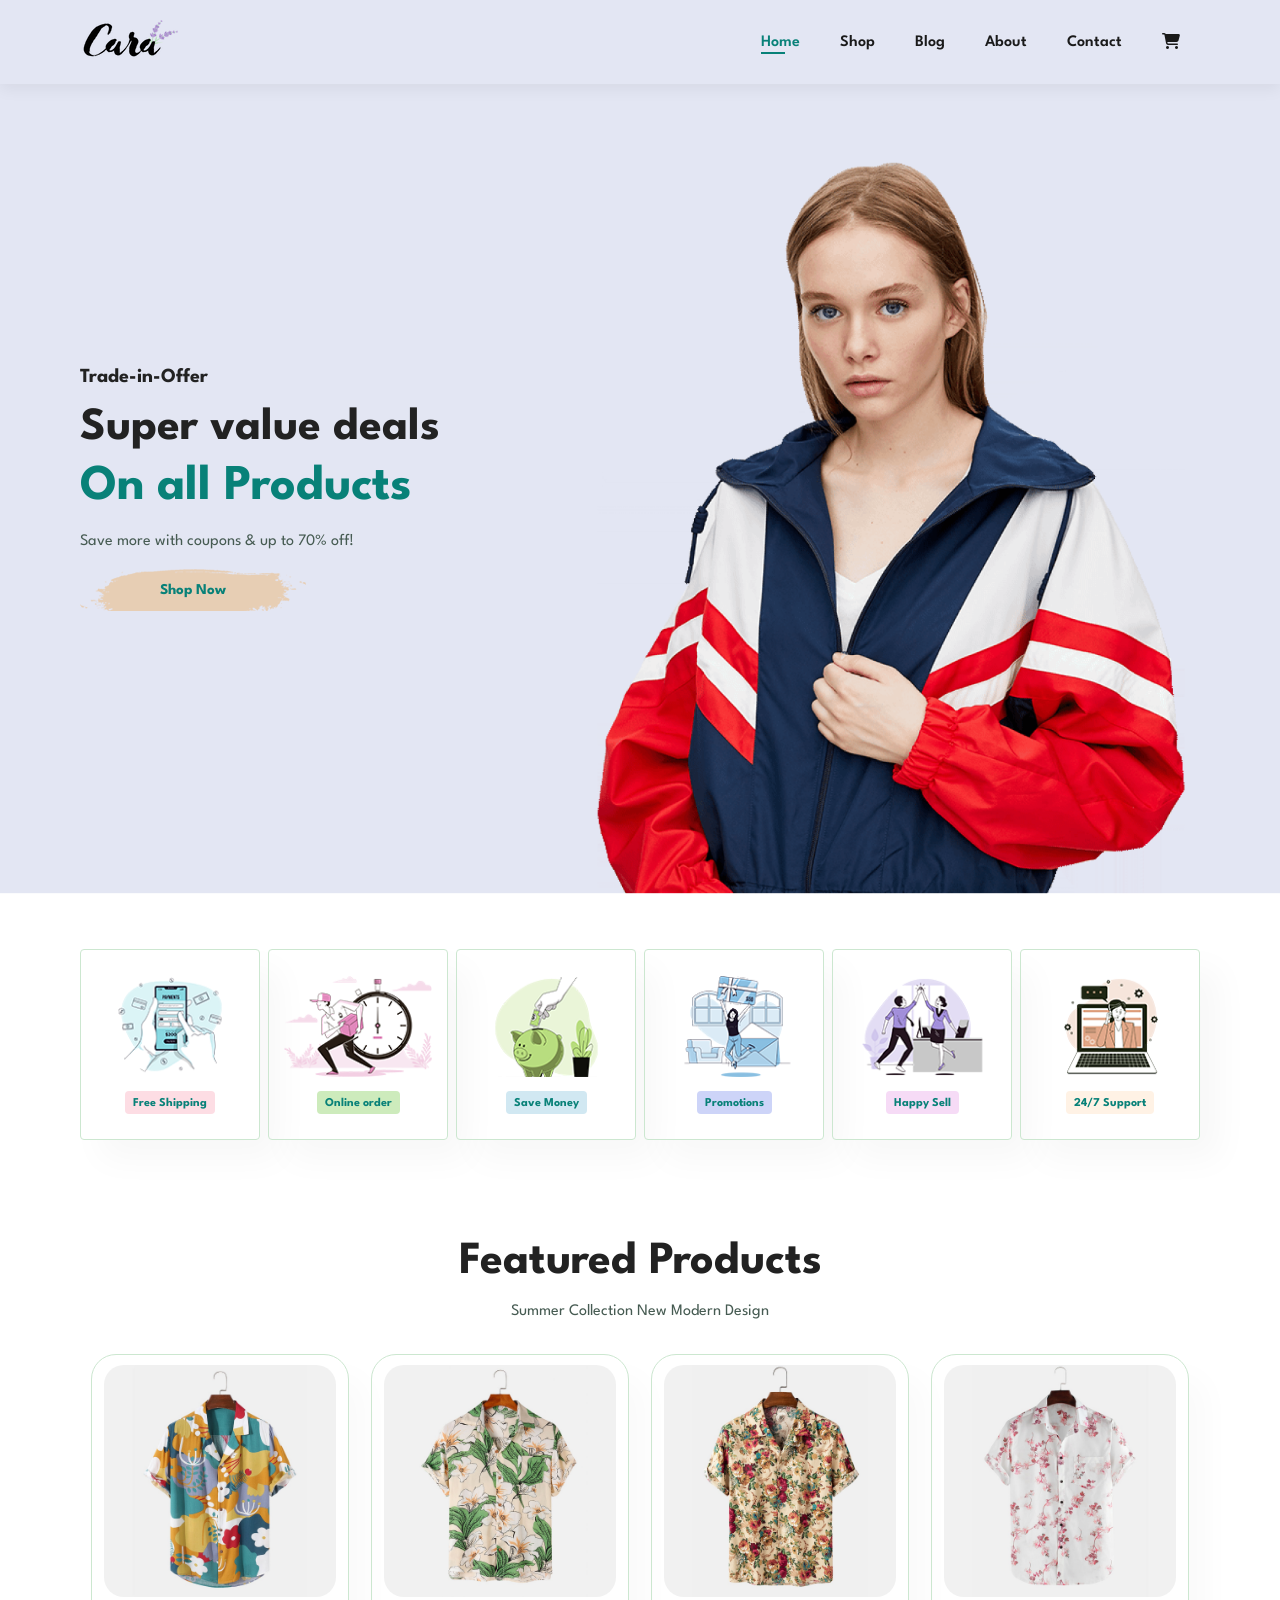
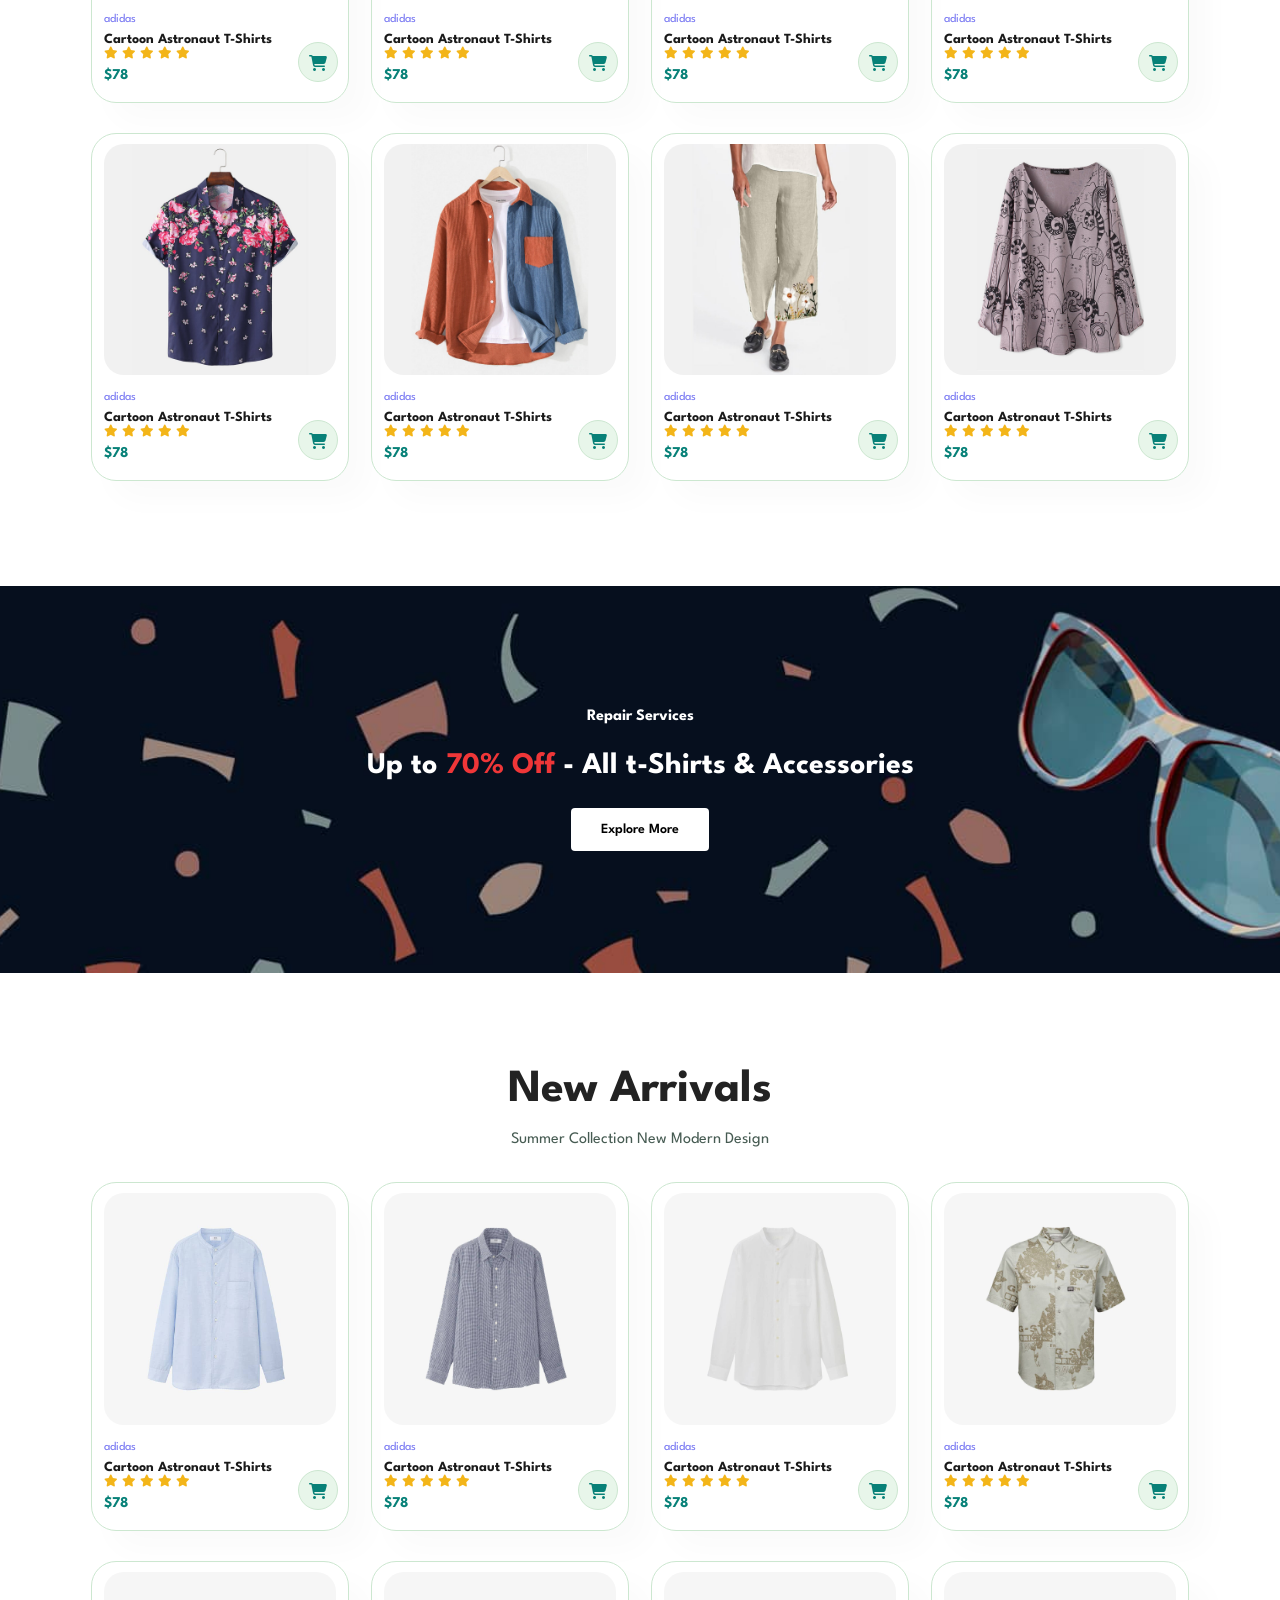
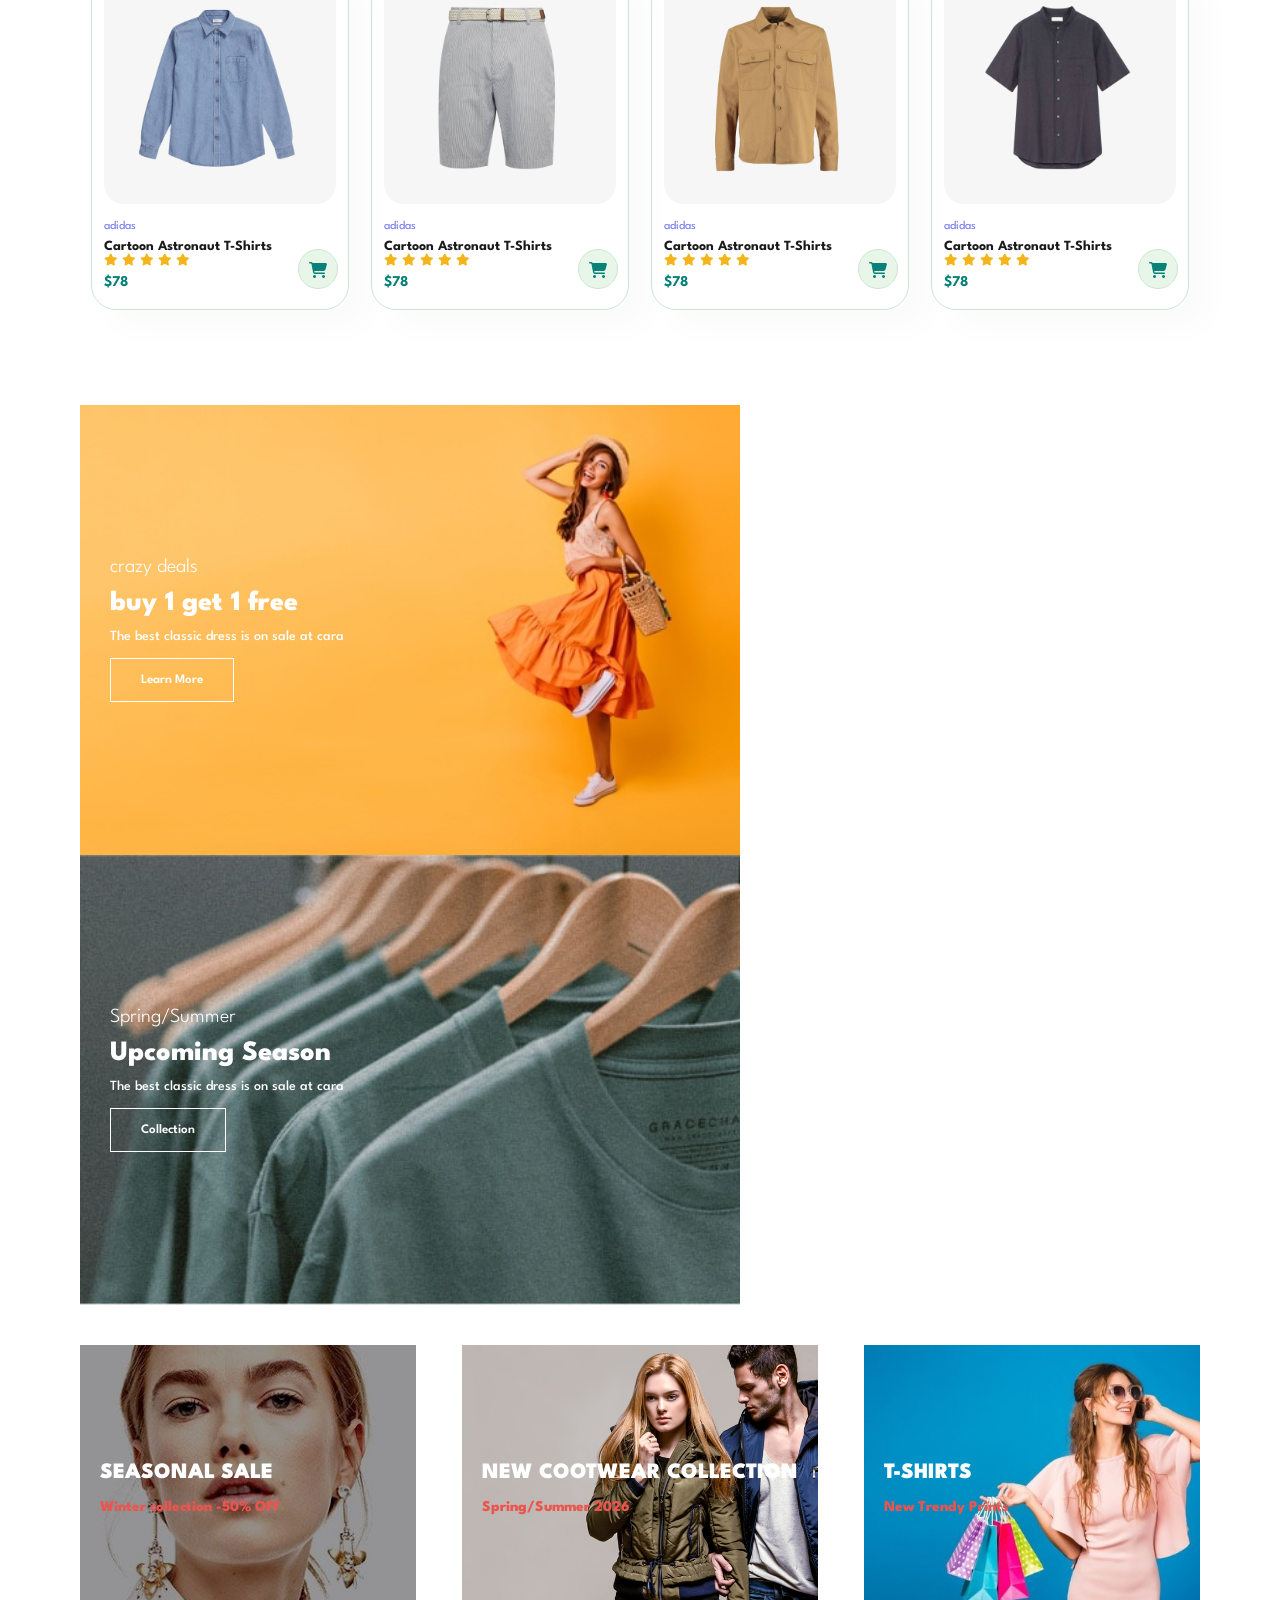
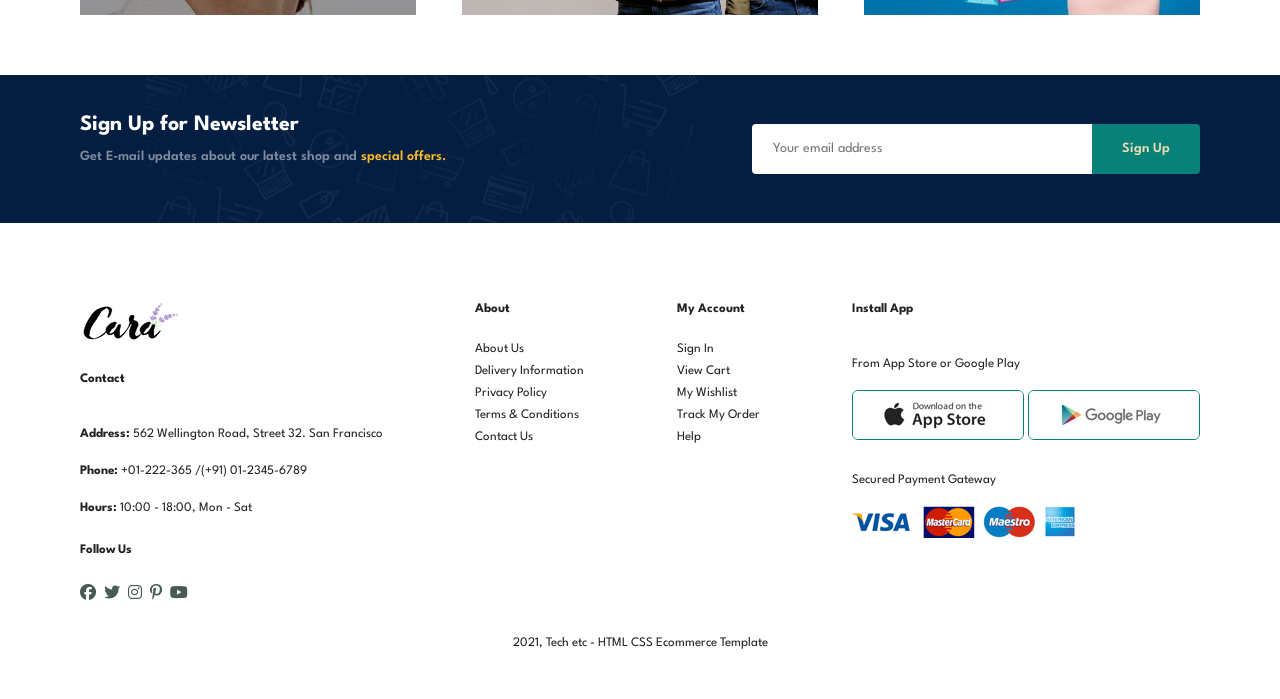
<file: index.html>
<!DOCTYPE html>
<html lang="en">

<head>
    <meta charset="UTF-8">
    <meta name="viewport" content="width=device-width, initial-scale=1.0">
    <title>Document</title>
    <link rel="stylesheet" href="style.css">
    <link rel="stylesheet" href="https://cdnjs.cloudflare.com/ajax/libs/font-awesome/6.7.2/css/all.min.css">
</head>

<body>
    <section id="header">
        <a href="#"><img src="images/logo.png" class="logo" alt=""></a>

        <div>
            <ul id="navbar">
                <li><a class="active" href="index.html">Home</a></li>
                <li><a href="Shop.html">Shop</a></li>
                <li><a href="Blog.html">Blog</a></li>
                <li><a href="About.html">About</a></li>
                <li><a href="Contact.html">Contact</a></li>

                <li><a href="cart.html"><i class="fa-solid fa-cart-shopping"></i></a></li>
                <a href="#" id="close"><i class="fa-solid fa-xmark"></i></a>
            </ul>
        </div>
<div id="hamburger">
    <i id="bar" class="fas fa-outdent"></i>
</div>

    </section>

    <section id="hero">
        <h4>
            Trade-in-Offer
        </h4>
        <h2>Super value deals</h2>
        <h1>On all Products</h1>
        <p>Save more with coupons & up to 70% off!</p>
        <button>Shop Now</button>

    </section>

    <section id="feature" class="section-p1">
        <div class="fe-box">
            <img src="images/features/f1.png" alt="">
            <h6>Free Shipping</h6>
        </div>
        <div class="fe-box">
            <img src="images/features/f2.png" alt="">
            <h6>Online order</h6>
        </div>
        <div class="fe-box">
            <img src="images/features/f3.png" alt="">
            <h6>Save Money</h6>
        </div>
        <div class="fe-box">
            <img src="images/features/f4.png" alt="">
            <h6>Promotions</h6>
        </div>
        <div class="fe-box">
            <img src="images/features/f5.png" alt="">
            <h6>Happy Sell</h6>
        </div>
        <div class="fe-box">
            <img src="images/features/f6.png" alt="">
            <h6>24/7 Support</h6>
        </div>
    </section>

    <section id="product1" class="section-p1">
        <h2>Featured Products </h2>
        <p>Summer Collection New Modern Design</p>
        <div class="pro-container">
            <div class="pro">
                <img src="images/Product/f1.jpg" alt="">
                <div class="des">
                    <span>adidas</span>
                    <h5>Cartoon Astronaut T-Shirts</h5>
                    <div class="star">
                        <i class="fas fa-star"></i>
                        <i class="fas fa-star"></i>
                        <i class="fas fa-star"></i>
                        <i class="fas fa-star"></i>
                        <i class="fas fa-star"></i>


                    </div>
                    <h4>$78</h4>

                </div>


                <a href=""><i class="fa-solid fa-cart-shopping cart"></i></a>

            </div>
            <div class="pro">
                <img src="images/Product/f2.jpg" alt="">
                <div class="des">
                    <span>adidas</span>
                    <h5>Cartoon Astronaut T-Shirts</h5>
                    <div class="star">
                        <i class="fas fa-star"></i>
                        <i class="fas fa-star"></i>
                        <i class="fas fa-star"></i>
                        <i class="fas fa-star"></i>
                        <i class="fas fa-star"></i>


                    </div>
                    <h4>$78</h4>

                </div>


                <a href=""><i class="fa-solid fa-cart-shopping cart"></i></a>

            </div>
            <div class="pro">
                <img src="images/Product/f3.jpg" alt="">
                <div class="des">
                    <span>adidas</span>
                    <h5>Cartoon Astronaut T-Shirts</h5>
                    <div class="star">
                        <i class="fas fa-star"></i>
                        <i class="fas fa-star"></i>
                        <i class="fas fa-star"></i>
                        <i class="fas fa-star"></i>
                        <i class="fas fa-star"></i>


                    </div>
                    <h4>$78</h4>

                </div>


                <a href=""><i class="fa-solid fa-cart-shopping cart"></i></a>

            </div>
            <div class="pro">
                <img src="images/Product/f4.jpg" alt="">
                <div class="des">
                    <span>adidas</span>
                    <h5>Cartoon Astronaut T-Shirts</h5>
                    <div class="star">
                        <i class="fas fa-star"></i>
                        <i class="fas fa-star"></i>
                        <i class="fas fa-star"></i>
                        <i class="fas fa-star"></i>
                        <i class="fas fa-star"></i>


                    </div>
                    <h4>$78</h4>

                </div>


                <a href=""><i class="fa-solid fa-cart-shopping cart"></i></a>

            </div>
            <div class="pro">
                <img src="images/Product/f5.jpg" alt="">
                <div class="des">
                    <span>adidas</span>
                    <h5>Cartoon Astronaut T-Shirts</h5>
                    <div class="star">
                        <i class="fas fa-star"></i>
                        <i class="fas fa-star"></i>
                        <i class="fas fa-star"></i>
                        <i class="fas fa-star"></i>
                        <i class="fas fa-star"></i>


                    </div>
                    <h4>$78</h4>

                </div>


                <a href=""><i class="fa-solid fa-cart-shopping cart"></i></a>

            </div>
            <div class="pro">
                <img src="images/Product/f6.jpg" alt="">
                <div class="des">
                    <span>adidas</span>
                    <h5>Cartoon Astronaut T-Shirts</h5>
                    <div class="star">
                        <i class="fas fa-star"></i>
                        <i class="fas fa-star"></i>
                        <i class="fas fa-star"></i>
                        <i class="fas fa-star"></i>
                        <i class="fas fa-star"></i>


                    </div>
                    <h4>$78</h4>

                </div>


                <a href=""><i class="fa-solid fa-cart-shopping cart"></i></a>

            </div>
            <div class="pro">
                <img src="images/Product/f7.jpg" alt="">
                <div class="des">
                    <span>adidas</span>
                    <h5>Cartoon Astronaut T-Shirts</h5>
                    <div class="star">
                        <i class="fas fa-star"></i>
                        <i class="fas fa-star"></i>
                        <i class="fas fa-star"></i>
                        <i class="fas fa-star"></i>
                        <i class="fas fa-star"></i>


                    </div>
                    <h4>$78</h4>

                </div>


                <a href=""><i class="fa-solid fa-cart-shopping cart"></i></a>

            </div>
            <div class="pro">
                <img src="images/Product/f8.jpg" alt="">
                <div class="des">
                    <span>adidas</span>
                    <h5>Cartoon Astronaut T-Shirts</h5>
                    <div class="star">
                        <i class="fas fa-star"></i>
                        <i class="fas fa-star"></i>
                        <i class="fas fa-star"></i>
                        <i class="fas fa-star"></i>
                        <i class="fas fa-star"></i>


                    </div>
                    <h4>$78</h4>

                </div>


                <a href=""><i class="fa-solid fa-cart-shopping cart"></i></a>

            </div>


        </div>

    </section>


    <section id="services">
        <h4>Repair Services</h4>
        <h1>Up to <span>70% Off</span> - All t-Shirts & Accessories</h1>
        <button class="normal">Explore More</button>
    </section>

    <section id="product1" class="section-p1">
        <h2>New Arrivals</h2>
        <p>Summer Collection New Modern Design</p>
        <div class="pro-container">
            <div class="pro">
                <img src="images/Product/n1.jpg" alt="">
                <div class="des">
                    <span>adidas</span>
                    <h5>Cartoon Astronaut T-Shirts</h5>
                    <div class="star">
                        <i class="fas fa-star"></i>
                        <i class="fas fa-star"></i>
                        <i class="fas fa-star"></i>
                        <i class="fas fa-star"></i>
                        <i class="fas fa-star"></i>


                    </div>
                    <h4>$78</h4>

                </div>


                <a href=""><i class="fa-solid fa-cart-shopping cart"></i></a>

            </div>
            <div class="pro">
                <img src="images/Product/n2.jpg" alt="">
                <div class="des">
                    <span>adidas</span>
                    <h5>Cartoon Astronaut T-Shirts</h5>
                    <div class="star">
                        <i class="fas fa-star"></i>
                        <i class="fas fa-star"></i>
                        <i class="fas fa-star"></i>
                        <i class="fas fa-star"></i>
                        <i class="fas fa-star"></i>


                    </div>
                    <h4>$78</h4>

                </div>


                <a href=""><i class="fa-solid fa-cart-shopping cart"></i></a>

            </div>
            <div class="pro">
                <img src="images/Product/n3.jpg" alt="">
                <div class="des">
                    <span>adidas</span>
                    <h5>Cartoon Astronaut T-Shirts</h5>
                    <div class="star">
                        <i class="fas fa-star"></i>
                        <i class="fas fa-star"></i>
                        <i class="fas fa-star"></i>
                        <i class="fas fa-star"></i>
                        <i class="fas fa-star"></i>


                    </div>
                    <h4>$78</h4>

                </div>


                <a href=""><i class="fa-solid fa-cart-shopping cart"></i></a>

            </div>
            <div class="pro">
                <img src="images/Product/n4.jpg" alt="">
                <div class="des">
                    <span>adidas</span>
                    <h5>Cartoon Astronaut T-Shirts</h5>
                    <div class="star">
                        <i class="fas fa-star"></i>
                        <i class="fas fa-star"></i>
                        <i class="fas fa-star"></i>
                        <i class="fas fa-star"></i>
                        <i class="fas fa-star"></i>


                    </div>
                    <h4>$78</h4>

                </div>


                <a href=""><i class="fa-solid fa-cart-shopping cart"></i></a>

            </div>
            <div class="pro">
                <img src="images/Product/n5.jpg" alt="">
                <div class="des">
                    <span>adidas</span>
                    <h5>Cartoon Astronaut T-Shirts</h5>
                    <div class="star">
                        <i class="fas fa-star"></i>
                        <i class="fas fa-star"></i>
                        <i class="fas fa-star"></i>
                        <i class="fas fa-star"></i>
                        <i class="fas fa-star"></i>


                    </div>
                    <h4>$78</h4>

                </div>


                <a href=""><i class="fa-solid fa-cart-shopping cart"></i></a>

            </div>
            <div class="pro">
                <img src="images/Product/n6.jpg" alt="">
                <div class="des">
                    <span>adidas</span>
                    <h5>Cartoon Astronaut T-Shirts</h5>
                    <div class="star">
                        <i class="fas fa-star"></i>
                        <i class="fas fa-star"></i>
                        <i class="fas fa-star"></i>
                        <i class="fas fa-star"></i>
                        <i class="fas fa-star"></i>


                    </div>
                    <h4>$78</h4>

                </div>


                <a href=""><i class="fa-solid fa-cart-shopping cart"></i></a>

            </div>
            <div class="pro">
                <img src="images/Product/n7.jpg" alt="">
                <div class="des">
                    <span>adidas</span>
                    <h5>Cartoon Astronaut T-Shirts</h5>
                    <div class="star">
                        <i class="fas fa-star"></i>
                        <i class="fas fa-star"></i>
                        <i class="fas fa-star"></i>
                        <i class="fas fa-star"></i>
                        <i class="fas fa-star"></i>


                    </div>
                    <h4>$78</h4>

                </div>


                <a href=""><i class="fa-solid fa-cart-shopping cart"></i></a>

            </div>
            <div class="pro">
                <img src="images/Product/n8.jpg" alt="">
                <div class="des">
                    <span>adidas</span>
                    <h5>Cartoon Astronaut T-Shirts</h5>
                    <div class="star">
                        <i class="fas fa-star"></i>
                        <i class="fas fa-star"></i>
                        <i class="fas fa-star"></i>
                        <i class="fas fa-star"></i>
                        <i class="fas fa-star"></i>


                    </div>
                    <h4>$78</h4>

                </div>


                <a href=""><i class="fa-solid fa-cart-shopping cart"></i></a>

            </div>


        </div>

    </section>

    <section id="sm-banner" class="section-p1">
        <div class="banner-box">
            <h4>crazy deals</h4>
            <h2>buy 1 get 1 free</h2>
            <span>The best classic dress is on sale at cara</span>
            <button class="white">Learn More</button>
        </div>
        <div class="banner-box banner-box2">
            <h4>Spring/Summer</h4>
            <h2>Upcoming Season</h2>
            <span>The best classic dress is on sale at cara</span>
            <button class="white">Collection</button>
        </div>
    </section>


    <section id="banner3">
        <div class="banner-box">
            
            <h2>SEASONAL SALE</h2>
            <h3>Winter collection -50% OFF</h3>
            
        </div>
        <div class="banner-box banner-box2">
            
            <h2>NEW COOTWEAR COLLECTION </h2>
            <h3>Spring/Summer 2026</h3>
            
        </div>
        <div class="banner-box banner-box3">

            <h2>T-SHIRTS</h2>
            <h3>New Trendy Prints</h3>
            
        </div>
        

    </section>

    <section id="newsletter" class="section-p1 section-m1">
        <div class="newstext">
            <h4>Sign Up for Newsletter</h4>
            <p>Get E-mail updates about our latest shop and <span>special offers.</span> </p>
        </div>
        <div class="newsform">
            <input type="text" placeholder="Your email address">
            <button class="normal">Sign Up</button>
        </div>
    </section>


    <footer class="section-p1">
        <div class="col">
            <img class="logo" src="images/logo.png" alt="">
            <h4>Contact</h4>
            <p><strong>Address:</strong> 562 Wellington Road, Street 32. San Francisco</p>
            <p><strong>Phone:</strong> +01-222-365 /(+91) 01-2345-6789</p>
            <p><strong>Hours:</strong> 10:00 - 18:00, Mon - Sat</p>
            <div class="follow">
                <h4>Follow Us

                </h4>
                <div class="icon">
                    <i class="fa-brands fa-facebook"></i>
                    <i class="fa-brands fa-twitter"></i>
                    <i class="fa-brands fa-instagram"></i>
                    <i class="fa-brands fa-pinterest-p"></i>
                    <i class="fa-brands fa-youtube"></i>
                </div>
            </div>


        </div>

        <div class="col">
            <h4>About</h4>
            <a href="#">About Us</a>
            <a href="#">Delivery Information</a>
            <a href="#">Privacy Policy</a>
            <a href="#">Terms & Conditions</a>
            <a href="#">Contact Us </a>

        </div>
        <div class="col">
            <h4>My Account </h4>
            <a href="#">Sign In</a>
            <a href="#">View Cart</a>
            <a href="#">My Wishlist</a>
            <a href="#">Track My Order</a>
            <a href="#">Help</a>

        </div>
        <div class="col install" >
            <h4>Install App</h4>
            <p>From App Store or Google Play</p>
            <div class="row">
                <img src="images/Pay/app.jpg" alt="">
                <img src="images/Pay/play.jpg" alt="">
            </div>
            <p>Secured Payment Gateway</p>
            <img src="images/Pay/pay.png" alt="">

        </div>

        <div class="copywright">
            <p>2021, Tech etc - HTML CSS Ecommerce Template</p>
        </div>

    </footer>





    <script src="script.js"></script>

</body>

</html>
</file>
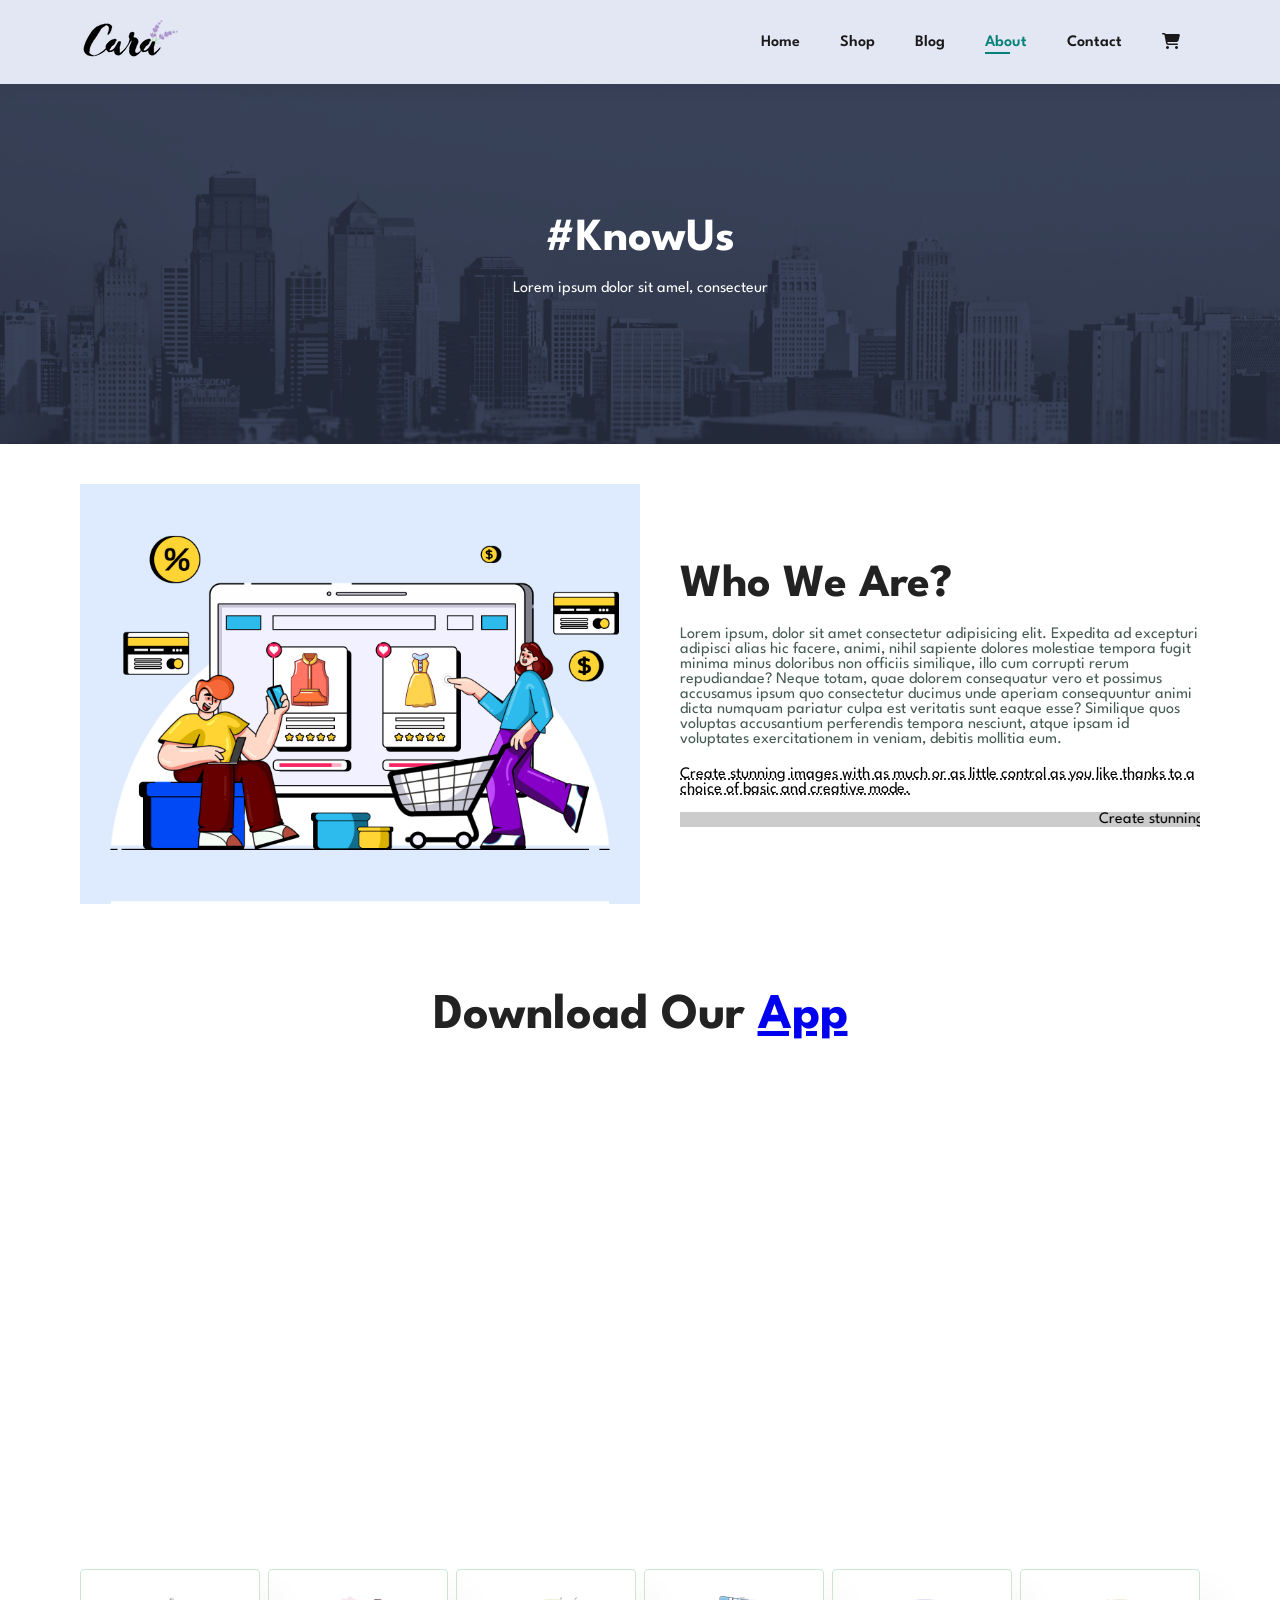
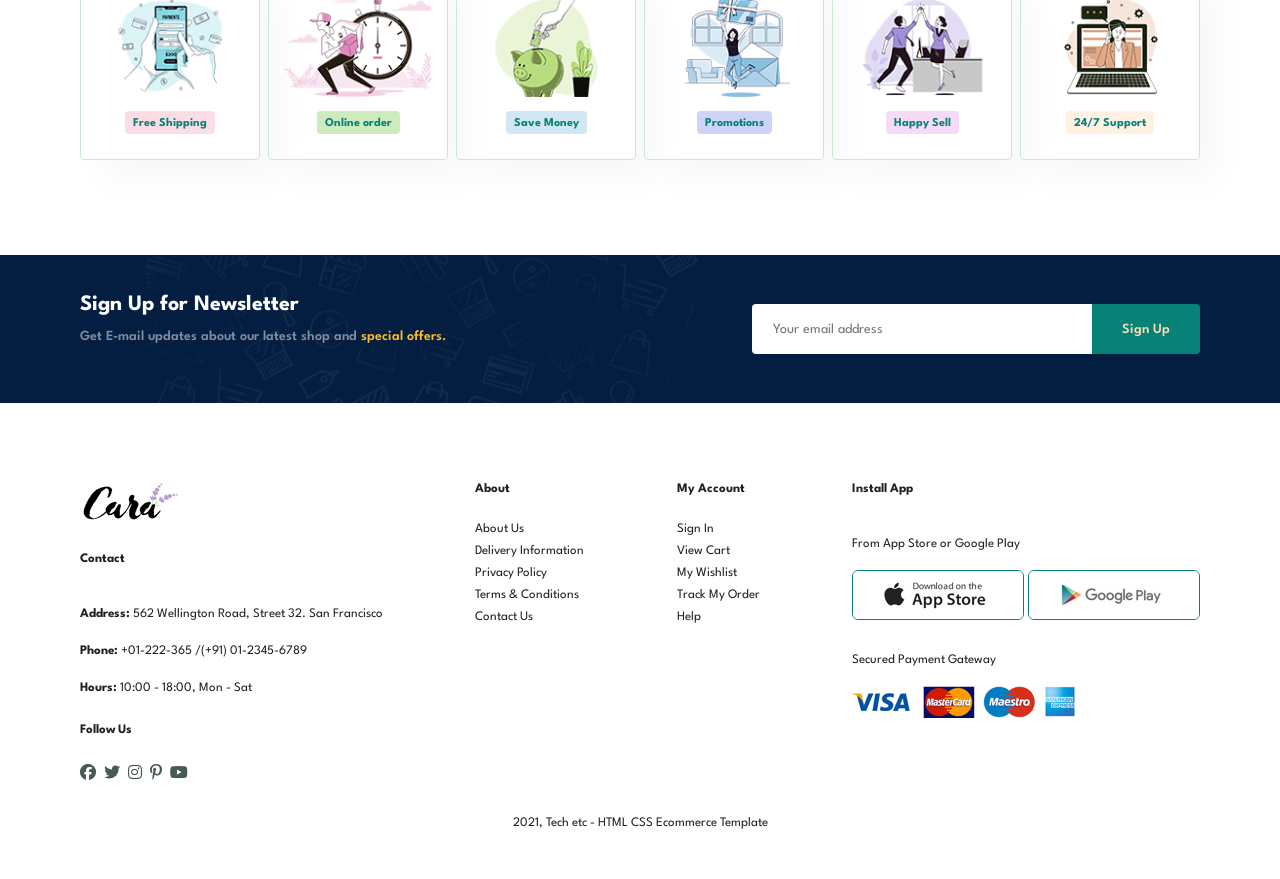
<file: About.html>
<!DOCTYPE html>
<html lang="en">

<head>
    <meta charset="UTF-8">
    <meta name="viewport" content="width=device-width, initial-scale=1.0">
    <title>Document</title>
    <link rel="stylesheet" href="style.css">
    <link rel="stylesheet" href="https://cdnjs.cloudflare.com/ajax/libs/font-awesome/6.7.2/css/all.min.css">
</head>

<body>
    <section id="header">
        <a href="#"><img src="images/logo.png" class="logo" alt=""></a>

        <div>
            <ul id="navbar">
                <li><a href="index.html">Home</a></li>
                <li><a href="Shop.html">Shop</a></li>
                <li><a href="Blog.html">Blog</a></li>
                <li><a class="active" href="About.html">About</a></li>
                <li><a href="Contact.html">Contact</a></li>

                <li><a href="cart.html"><i class="fa-solid fa-cart-shopping"></i></a></li>
                <a href="#" id="close"><i class="fa-solid fa-xmark"></i></a>
            </ul>
        </div>
        <div id="hamburger">
            <i id="bar" class="fas fa-outdent"></i>
        </div>

    </section>

    <section id="page-header" class="about-header">

        <h2>#KnowUs</h2>

        <p>Lorem ipsum dolor sit amel, consecteur</p>


    </section>

    <section id="about-head" class="section-p1">
        <img src="images/About/a6.jpg" alt="">
        <div>
            <h2>Who We Are?</h2>
            <p>Lorem ipsum, dolor sit amet consectetur adipisicing elit. Expedita ad excepturi adipisci alias hic
                facere, animi, nihil sapiente dolores molestiae tempora fugit minima minus doloribus non officiis
                similique, illo cum corrupti rerum repudiandae? Neque totam, quae dolorem consequatur vero et possimus
                accusamus ipsum quo consectetur ducimus unde aperiam consequuntur animi dicta numquam pariatur culpa est
                veritatis sunt eaque esse? Similique quos voluptas accusantium perferendis tempora nesciunt, atque ipsam
                id voluptates exercitationem in veniam, debitis mollitia eum.</p>
            <abbr title="">Create stunning images with as much or as little control as you like thanks to a choice of
                basic and creative mode.</abbr>
                <br><br>
                <marquee bgcolor="#ccc" loop="-1" scrollamout="5" width="100%">Create stunning images with as much or as little control as you like thanks to a choice of
                basic and creative mode.</marquee>

        </div>
    </section>

<section id="about-app" class="section-p1">
    <h1>Download Our <a href="#">App</a> </h1>
    <div class="video">
        <video autoplay muted loop src="images/About/1.mp4"></video>
    </div>

</section>


    <section id="feature" class="section-p1">
        <div class="fe-box">
            <img src="images/features/f1.png" alt="">
            <h6>Free Shipping</h6>
        </div>
        <div class="fe-box">
            <img src="images/features/f2.png" alt="">
            <h6>Online order</h6>
        </div>
        <div class="fe-box">
            <img src="images/features/f3.png" alt="">
            <h6>Save Money</h6>
        </div>
        <div class="fe-box">
            <img src="images/features/f4.png" alt="">
            <h6>Promotions</h6>
        </div>
        <div class="fe-box">
            <img src="images/features/f5.png" alt="">
            <h6>Happy Sell</h6>
        </div>
        <div class="fe-box">
            <img src="images/features/f6.png" alt="">
            <h6>24/7 Support</h6>
        </div>
    </section>

    <section id="newsletter" class="section-p1 section-m1">
        <div class="newstext">
            <h4>Sign Up for Newsletter</h4>
            <p>Get E-mail updates about our latest shop and <span>special offers.</span> </p>
        </div>
        <div class="newsform">
            <input type="text" placeholder="Your email address">
            <button class="normal">Sign Up</button>
        </div>
    </section>


    <footer class="section-p1">
        <div class="col">
            <img class="logo" src="images/logo.png" alt="">
            <h4>Contact</h4>
            <p><strong>Address:</strong> 562 Wellington Road, Street 32. San Francisco</p>
            <p><strong>Phone:</strong> +01-222-365 /(+91) 01-2345-6789</p>
            <p><strong>Hours:</strong> 10:00 - 18:00, Mon - Sat</p>
            <div class="follow">
                <h4>Follow Us

                </h4>
                <div class="icon">
                    <i class="fa-brands fa-facebook"></i>
                    <i class="fa-brands fa-twitter"></i>
                    <i class="fa-brands fa-instagram"></i>
                    <i class="fa-brands fa-pinterest-p"></i>
                    <i class="fa-brands fa-youtube"></i>
                </div>
            </div>


        </div>

        <div class="col">
            <h4>About</h4>
            <a href="#">About Us</a>
            <a href="#">Delivery Information</a>
            <a href="#">Privacy Policy</a>
            <a href="#">Terms & Conditions</a>
            <a href="#">Contact Us </a>

        </div>
        <div class="col">
            <h4>My Account </h4>
            <a href="#">Sign In</a>
            <a href="#">View Cart</a>
            <a href="#">My Wishlist</a>
            <a href="#">Track My Order</a>
            <a href="#">Help</a>

        </div>
        <div class="col install">
            <h4>Install App</h4>
            <p>From App Store or Google Play</p>
            <div class="row">
                <img src="images/Pay/app.jpg" alt="">
                <img src="images/Pay/play.jpg" alt="">
            </div>
            <p>Secured Payment Gateway</p>
            <img src="images/Pay/pay.png" alt="">

        </div>

        <div class="copywright">
            <p>2021, Tech etc - HTML CSS Ecommerce Template</p>
        </div>

    </footer>





    <script src="script.js"></script>

</body>

</html>
</file>
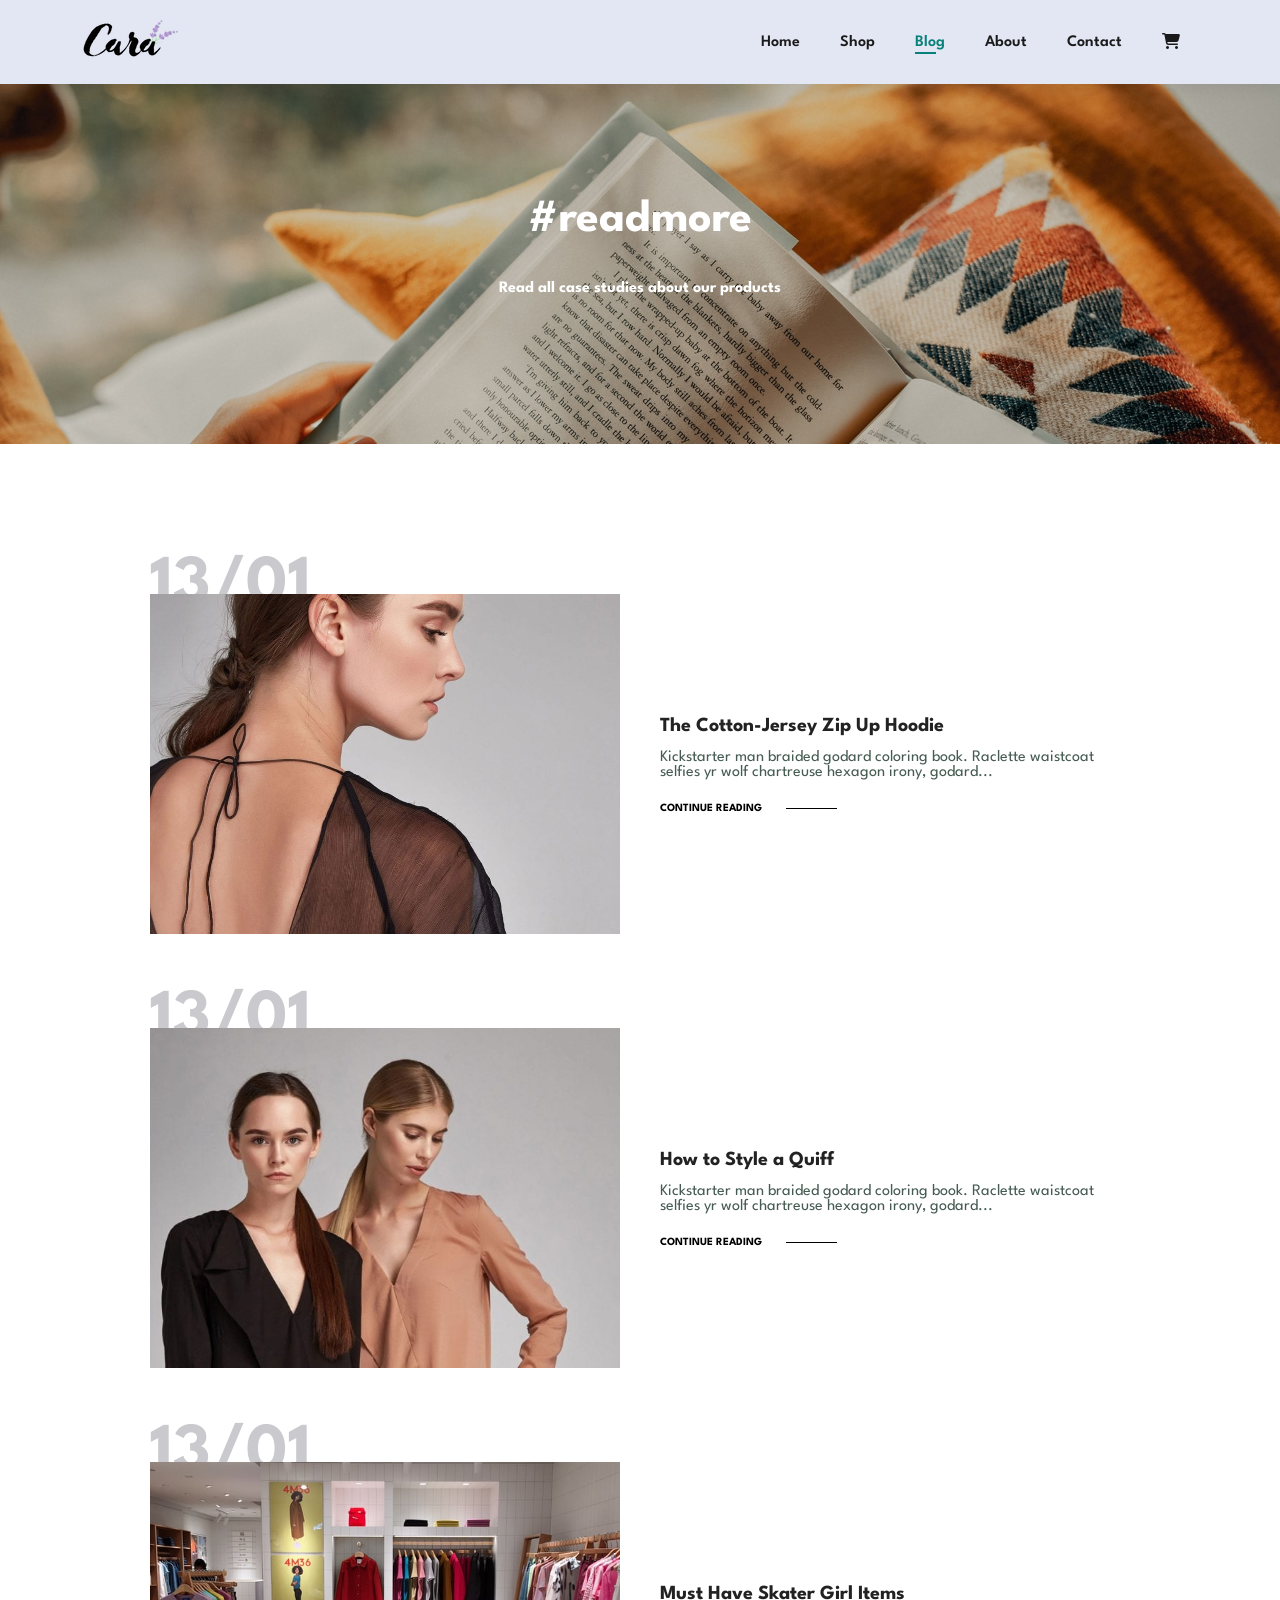
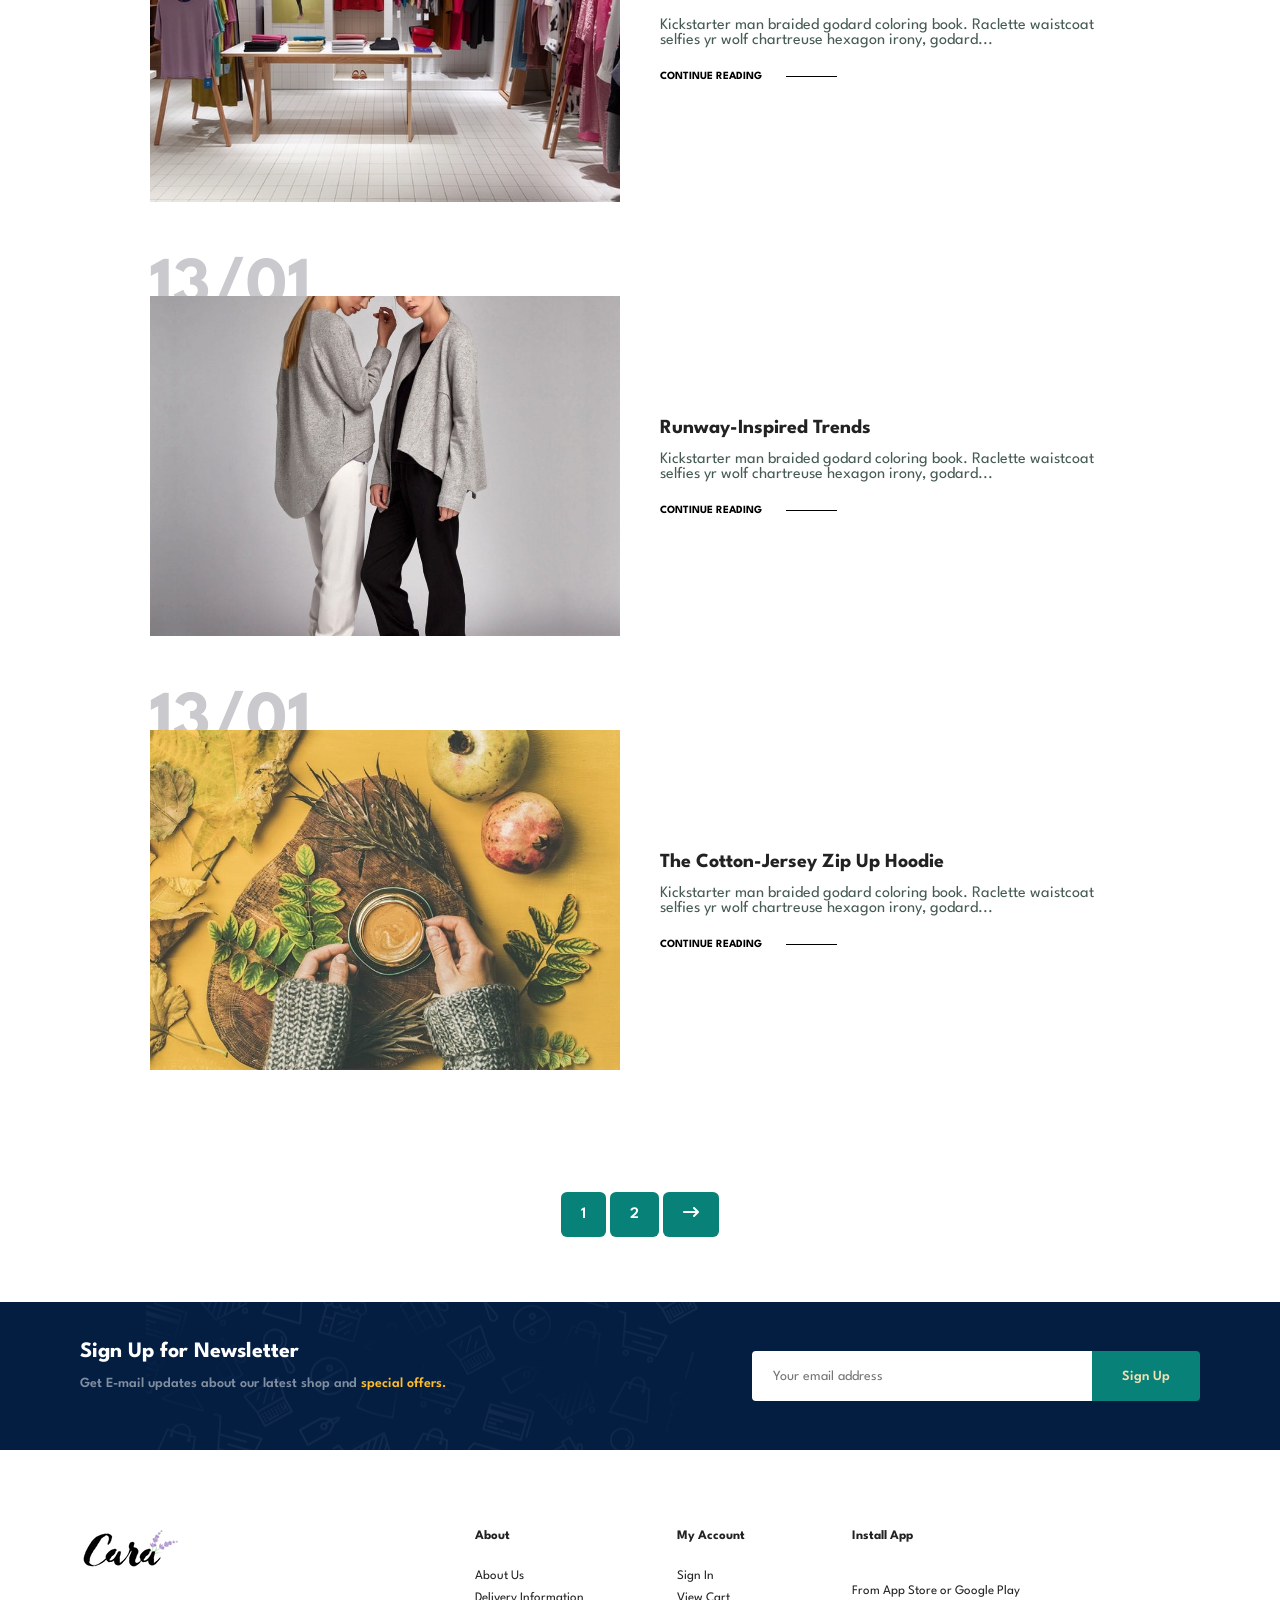
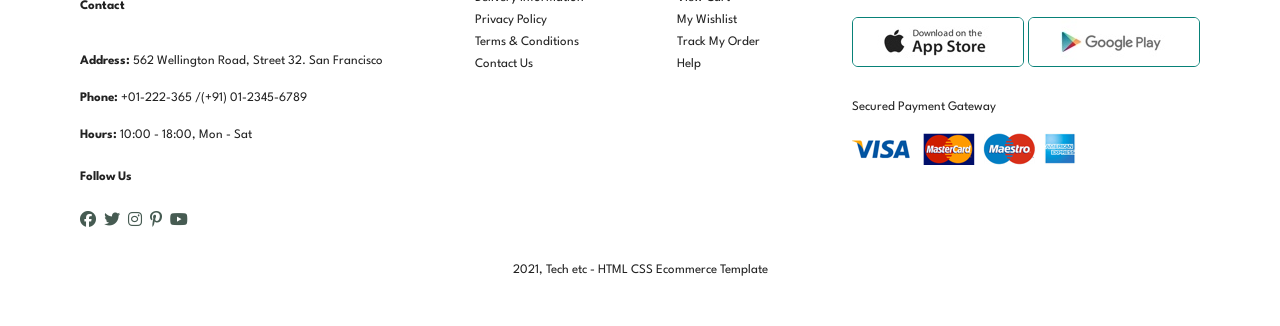
<file: blog.html>
<!DOCTYPE html>
<html lang="en">

<head>
    <meta charset="UTF-8">
    <meta name="viewport" content="width=device-width, initial-scale=1.0">
    <title>Document</title>
    <link rel="stylesheet" href="style.css">
    <link rel="stylesheet" href="https://cdnjs.cloudflare.com/ajax/libs/font-awesome/6.7.2/css/all.min.css">
</head>

<body>
    <section id="header">
        <a href="#"><img src="images/logo.png" class="logo" alt=""></a>

        <div>
            <ul id="navbar">
                <li><a href="index.html">Home</a></li>
                <li><a href="Shop.html">Shop</a></li>
                <li><a class="active" href="Blog.html">Blog</a></li>
                <li><a href="About.html">About</a></li>
                <li><a href="Contact.html">Contact</a></li>

                <li><a href="cart.html"><i class="fa-solid fa-cart-shopping"></i></a></li>
                <a href="#" id="close"><i class="fa-solid fa-xmark"></i></a>
            </ul>
        </div>
        <div id="hamburger">
            <i id="bar" class="fas fa-outdent"></i>
        </div>

    </section>

    <section id="page-header" class="blog-header">

        <h2>#readmore

            <p>Read all case studies about our products</p>


    </section>

    <section id="blog">
        <div class="blog-box">
            <div class="blog-img">
                <img src="images/Blog/b1.jpg" alt="">
            </div>
            <div class="blog-details">
                <h4>The Cotton-Jersey Zip Up Hoodie</h4>
                <p>Kickstarter man braided godard coloring book. Raclette waistcoat selfies yr wolf chartreuse hexagon
                    irony, godard...</p>
                    <a href="#">CONTINUE READING</a>
            </div>
            <h1>13/01</h1>
        </div>
        <div class="blog-box">
            <div class="blog-img">
                <img src="images/Blog/b2.jpg" alt="">
            </div>
            <div class="blog-details">
                <h4>How to Style a Quiff</h4>
                <p>Kickstarter man braided godard coloring book. Raclette waistcoat selfies yr wolf chartreuse hexagon
                    irony, godard...</p>
                    <a href="#">CONTINUE READING</a>
            </div>
            <h1>13/01</h1>
        </div>
        <div class="blog-box">
            <div class="blog-img">
                <img src="images/Blog/b3.jpg" alt="">
            </div>
            <div class="blog-details">
                <h4>Must Have Skater Girl Items</h4>
                <p>Kickstarter man braided godard coloring book. Raclette waistcoat selfies yr wolf chartreuse hexagon
                    irony, godard...</p>
                    <a href="#">CONTINUE READING</a>
            </div>
            <h1>13/01</h1>
        </div>
        <div class="blog-box">
            <div class="blog-img">
                <img src="images/Blog/b4.jpg" alt="">
            </div>
            <div class="blog-details">
                <h4>Runway-Inspired Trends</h4>
                <p>Kickstarter man braided godard coloring book. Raclette waistcoat selfies yr wolf chartreuse hexagon
                    irony, godard...</p>
                    <a href="#">CONTINUE READING</a>
            </div>
            <h1>13/01</h1>
        </div>
        <div class="blog-box">
            <div class="blog-img">
                <img src="images/Blog/b6.jpg" alt="">
            </div>
            <div class="blog-details">
                <h4>The Cotton-Jersey Zip Up Hoodie</h4>
                <p>Kickstarter man braided godard coloring book. Raclette waistcoat selfies yr wolf chartreuse hexagon
                    irony, godard...</p>
                    <a href="#">CONTINUE READING</a>
            </div>
            <h1>13/01</h1>
        </div>
    </section>




    <section id="pagination" class="section-p1">
        <a href="#">1</a>
        <a href="#">2</a>
        <a href="#"><i class="fa-solid fa-arrow-right-long"></i></a>
    </section>




    <section id="newsletter" class="section-p1 section-m1">
        <div class="newstext">
            <h4>Sign Up for Newsletter</h4>
            <p>Get E-mail updates about our latest shop and <span>special offers.</span> </p>
        </div>
        <div class="newsform">
            <input type="text" placeholder="Your email address">
            <button class="normal">Sign Up</button>
        </div>
    </section>


    <footer class="section-p1">
        <div class="col">
            <img class="logo" src="images/logo.png" alt="">
            <h4>Contact</h4>
            <p><strong>Address:</strong> 562 Wellington Road, Street 32. San Francisco</p>
            <p><strong>Phone:</strong> +01-222-365 /(+91) 01-2345-6789</p>
            <p><strong>Hours:</strong> 10:00 - 18:00, Mon - Sat</p>
            <div class="follow">
                <h4>Follow Us

                </h4>
                <div class="icon">
                    <i class="fa-brands fa-facebook"></i>
                    <i class="fa-brands fa-twitter"></i>
                    <i class="fa-brands fa-instagram"></i>
                    <i class="fa-brands fa-pinterest-p"></i>
                    <i class="fa-brands fa-youtube"></i>
                </div>
            </div>


        </div>

        <div class="col">
            <h4>About</h4>
            <a href="#">About Us</a>
            <a href="#">Delivery Information</a>
            <a href="#">Privacy Policy</a>
            <a href="#">Terms & Conditions</a>
            <a href="#">Contact Us </a>

        </div>
        <div class="col">
            <h4>My Account </h4>
            <a href="#">Sign In</a>
            <a href="#">View Cart</a>
            <a href="#">My Wishlist</a>
            <a href="#">Track My Order</a>
            <a href="#">Help</a>

        </div>
        <div class="col install">
            <h4>Install App</h4>
            <p>From App Store or Google Play</p>
            <div class="row">
                <img src="images/Pay/app.jpg" alt="">
                <img src="images/Pay/play.jpg" alt="">
            </div>
            <p>Secured Payment Gateway</p>
            <img src="images/Pay/pay.png" alt="">

        </div>

        <div class="copywright">
            <p>2021, Tech etc - HTML CSS Ecommerce Template</p>
        </div>

    </footer>





    <script src="script.js"></script>

</body>

</html>
</file>
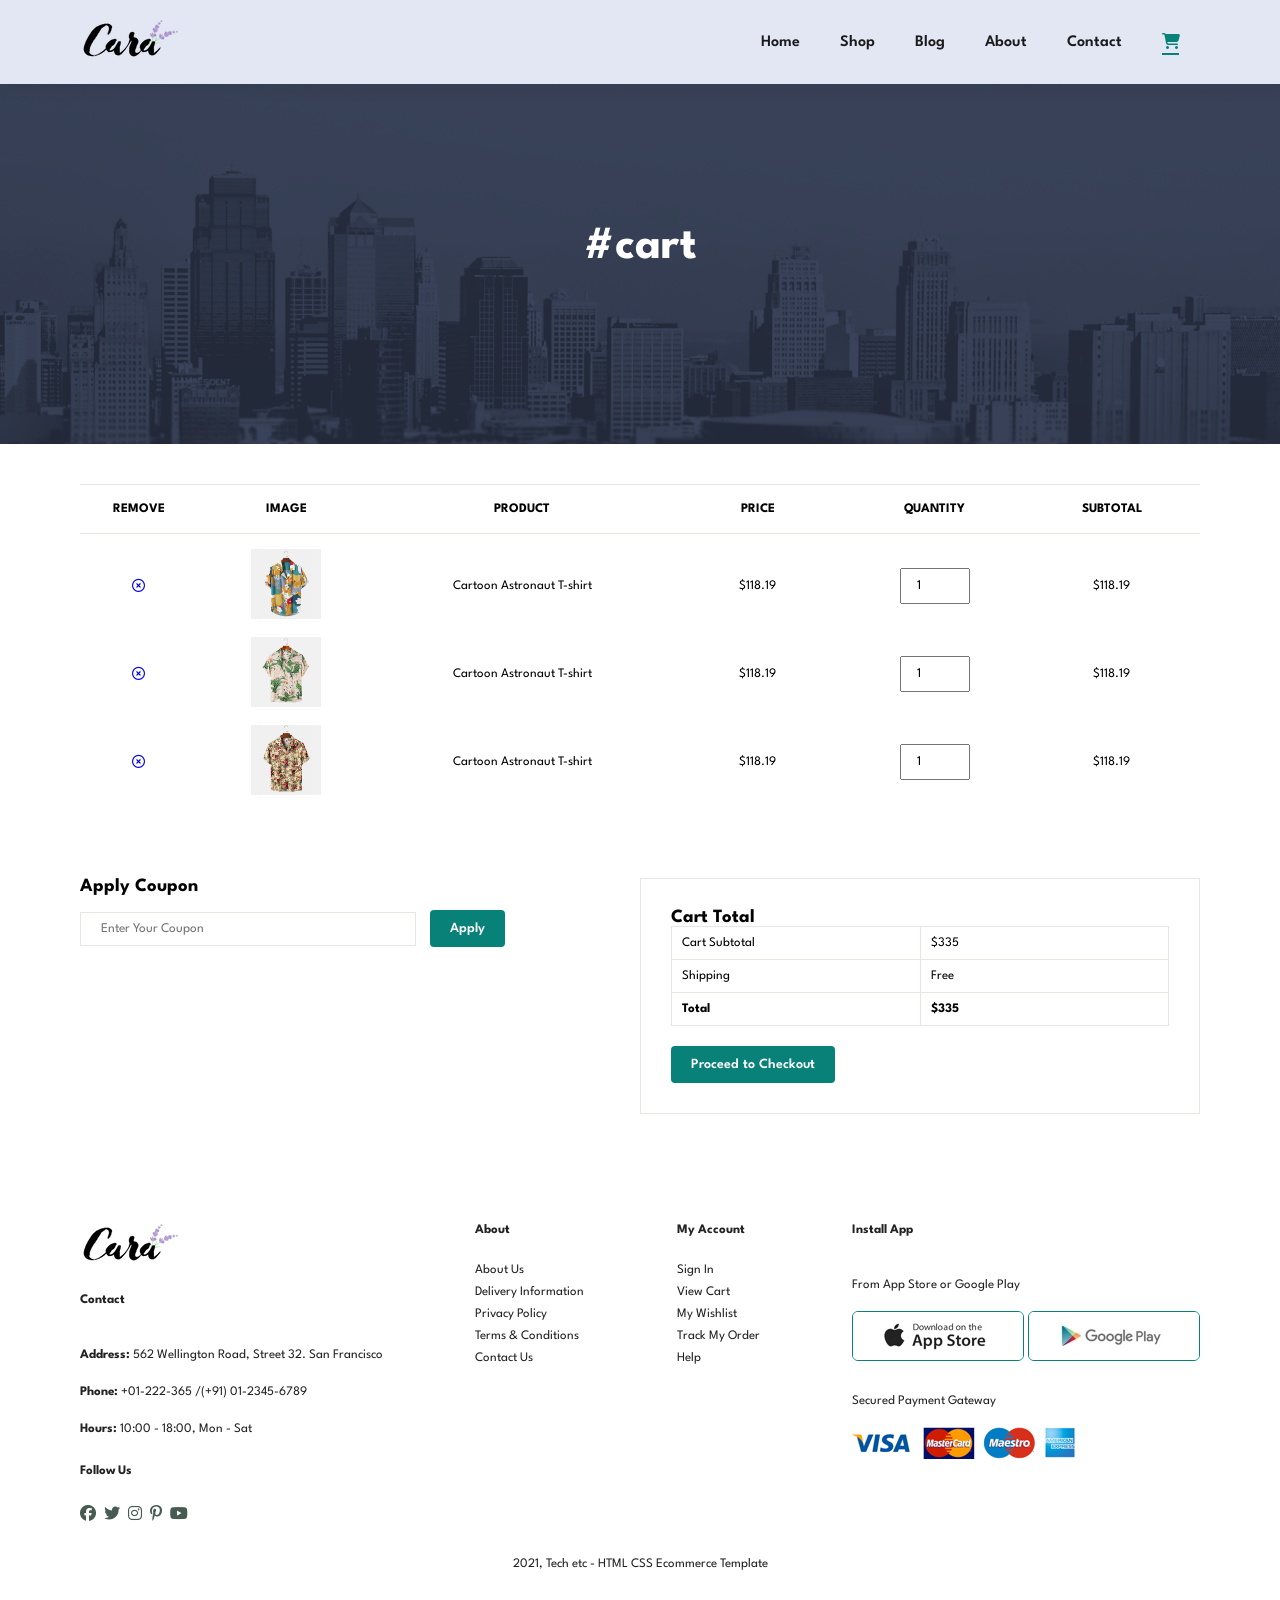
<file: cart.html>
<!DOCTYPE html>
<html lang="en">

<head>
    <meta charset="UTF-8">
    <meta name="viewport" content="width=device-width, initial-scale=1.0">
    <title>Document</title>
    <link rel="stylesheet" href="style.css">
    <link rel="stylesheet" href="https://cdnjs.cloudflare.com/ajax/libs/font-awesome/6.7.2/css/all.min.css">
</head>

<body>
    <section id="header">
        <a href="#"><img src="images/logo.png" class="logo" alt=""></a>

        <div>
            <ul id="navbar">
                <li><a href="index.html">Home</a></li>
                <li><a href="Shop.html">Shop</a></li>
                <li><a href="Blog.html">Blog</a></li>
                <li><a href="About.html">About</a></li>
                <li><a  href="Contact.html">Contact</a></li>

                <li><a class="active" href="cart.html"><i class="fa-solid fa-cart-shopping"></i></a></li>
                <a href="#" id="close"><i class="fa-solid fa-xmark"></i></a>
            </ul>
        </div>
        <div id="hamburger">
            <i id="bar" class="fas fa-outdent"></i>
        </div>

    </section>

    <section id="page-header" class="about-header">

        <h2>#cart</h2>

        <p> </p>


    </section>
<section id="cart" class="section-p1">
    <table width="100%">
        <thead>
            <tr>
                <td>Remove</td>
                <td>Image</td>
                <td>Product</td>
                <td>Price</td>
                <td>Quantity</td>
                <td>Subtotal</td>
            </tr>
        </thead>

        <tbody>
            <tr>
                <td><a href="#"><i class="far fa-times-circle"></i></a></td>
                <td><img src="images/Product/f1.jpg" alt=""></td>
                <td>Cartoon Astronaut T-shirt</td>
                <td>$118.19</td>
                <td><input type="number" value="1"></td>
                <td>$118.19</td>
            </tr>
            <tr>
                <td><a href="#"><i class="far fa-times-circle"></i></a></td>
                <td><img src="images/Product/f2.jpg" alt=""></td>
                <td>Cartoon Astronaut T-shirt</td>
                <td>$118.19</td>
                <td><input type="number" value="1"></td>
                <td>$118.19</td>
            </tr>
            <tr>
                <td><a href="#"><i class="far fa-times-circle"></i></a></td>
                <td><img src="images/Product/f3.jpg" alt=""></td>
                <td>Cartoon Astronaut T-shirt</td>
                <td>$118.19</td>
                <td><input type="number" value="1"></td>
                <td>$118.19</td>
            </tr>
        </tbody>

    </table>

</section>

<section id="cart-add" class="section-p1">
    <div id="coupon">
        <h3>Apply Coupon</h3>
        <div>
            <input type="text" placeholder="Enter Your Coupon">
            <button class="normal"> Apply</button>
        </div>
    </div>

    <div id="subtotal">
        <h3>Cart Total</h3>
        <table>
            <tr>
                <td>
                    Cart Subtotal
                </td>
                <td>$335</td>
            </tr>
            <tr>
                <td>Shipping</td>
                <td>Free</td>
            </tr>
            <tr>
                <td><strong>Total</strong></td>
                <td><strong>$335</strong></td>
            </tr>
        </table>
        <button class="normal">Proceed to Checkout</button>
    </div>
</section>
   


    <footer class="section-p1">
        <div class="col">
            <img class="logo" src="images/logo.png" alt="">
            <h4>Contact</h4>
            <p><strong>Address:</strong> 562 Wellington Road, Street 32. San Francisco</p>
            <p><strong>Phone:</strong> +01-222-365 /(+91) 01-2345-6789</p>
            <p><strong>Hours:</strong> 10:00 - 18:00, Mon - Sat</p>
            <div class="follow">
                <h4>Follow Us

                </h4>
                <div class="icon">
                    <i class="fa-brands fa-facebook"></i>
                    <i class="fa-brands fa-twitter"></i>
                    <i class="fa-brands fa-instagram"></i>
                    <i class="fa-brands fa-pinterest-p"></i>
                    <i class="fa-brands fa-youtube"></i>
                </div>
            </div>


        </div>

        <div class="col">
            <h4>About</h4>
            <a href="#">About Us</a>
            <a href="#">Delivery Information</a>
            <a href="#">Privacy Policy</a>
            <a href="#">Terms & Conditions</a>
            <a href="#">Contact Us </a>

        </div>
        <div class="col">
            <h4>My Account </h4>
            <a href="#">Sign In</a>
            <a href="#">View Cart</a>
            <a href="#">My Wishlist</a>
            <a href="#">Track My Order</a>
            <a href="#">Help</a>

        </div>
        <div class="col install">
            <h4>Install App</h4>
            <p>From App Store or Google Play</p>
            <div class="row">
                <img src="images/Pay/app.jpg" alt="">
                <img src="images/Pay/play.jpg" alt="">
            </div>
            <p>Secured Payment Gateway</p>
            <img src="images/Pay/pay.png" alt="">

        </div>

        <div class="copywright">
            <p>2021, Tech etc - HTML CSS Ecommerce Template</p>
        </div>

    </footer>





    <script src="script.js"></script>

</body>

</html>
</file>
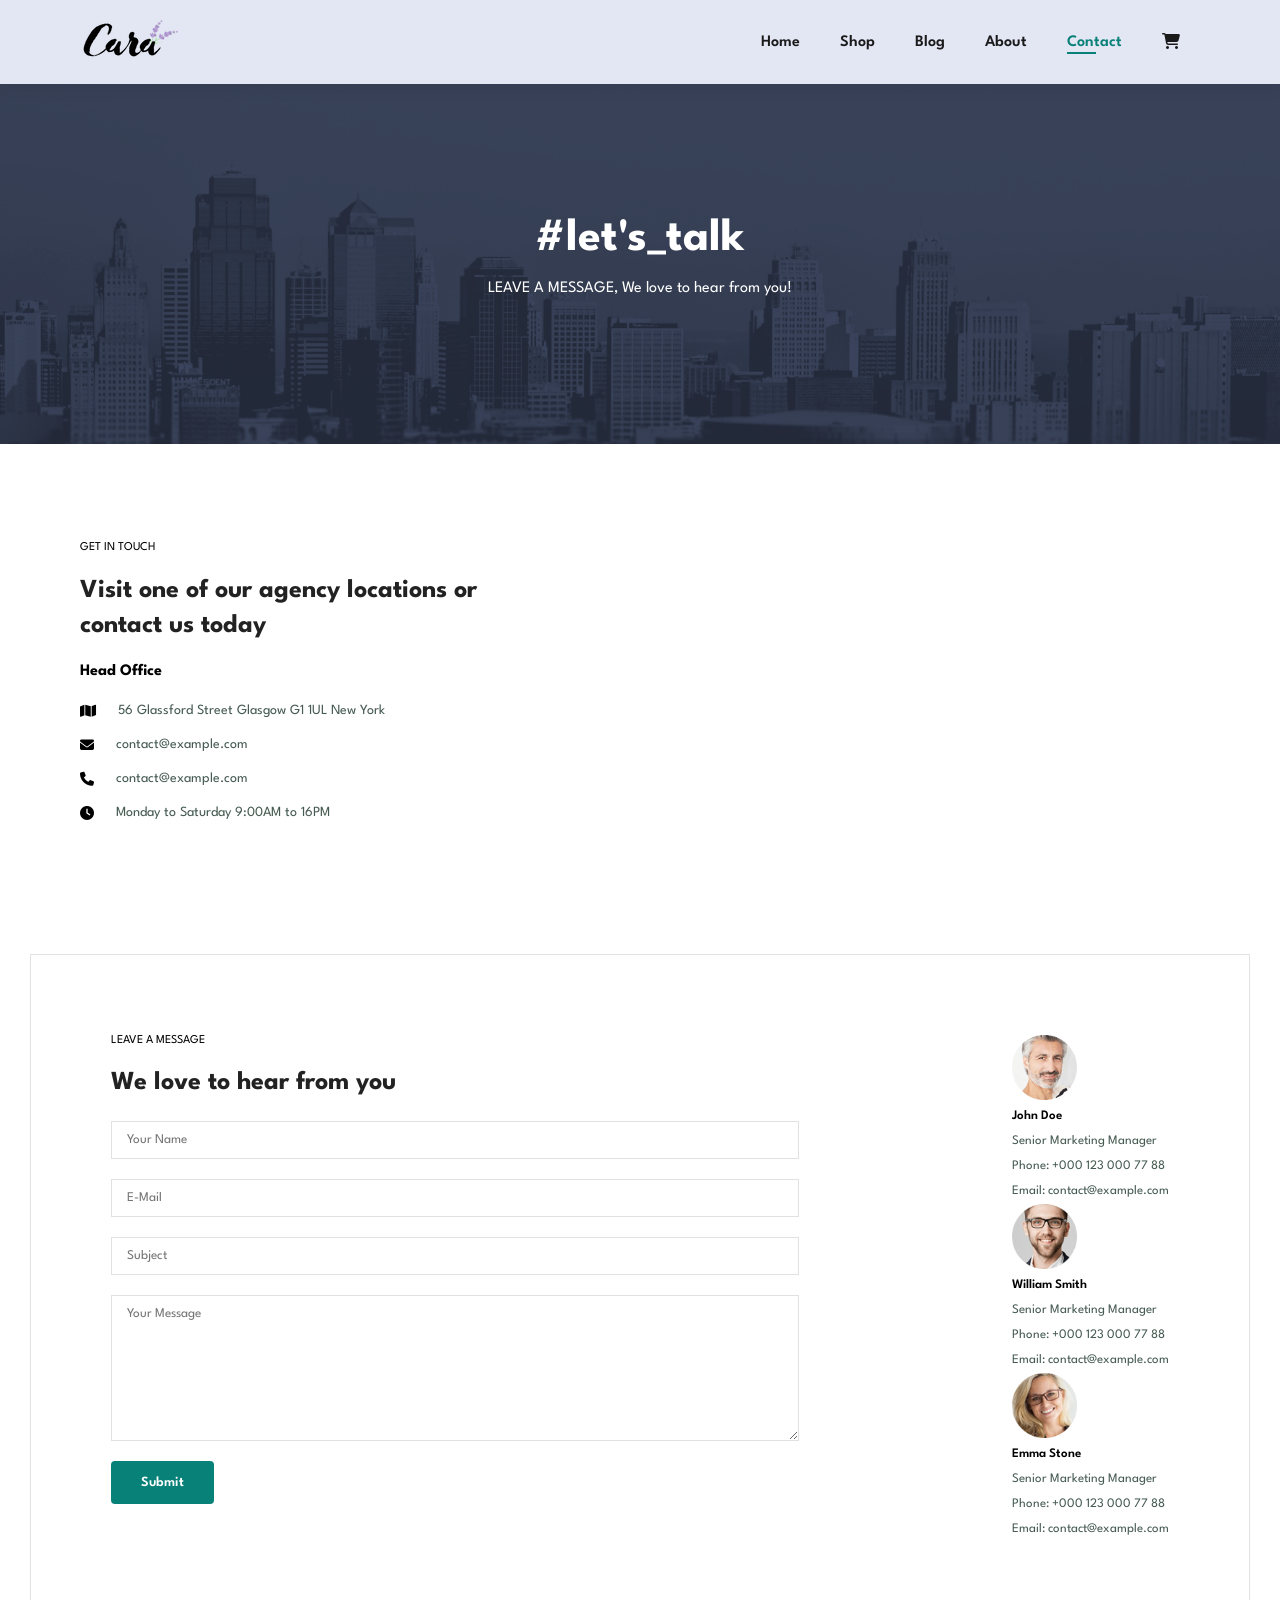
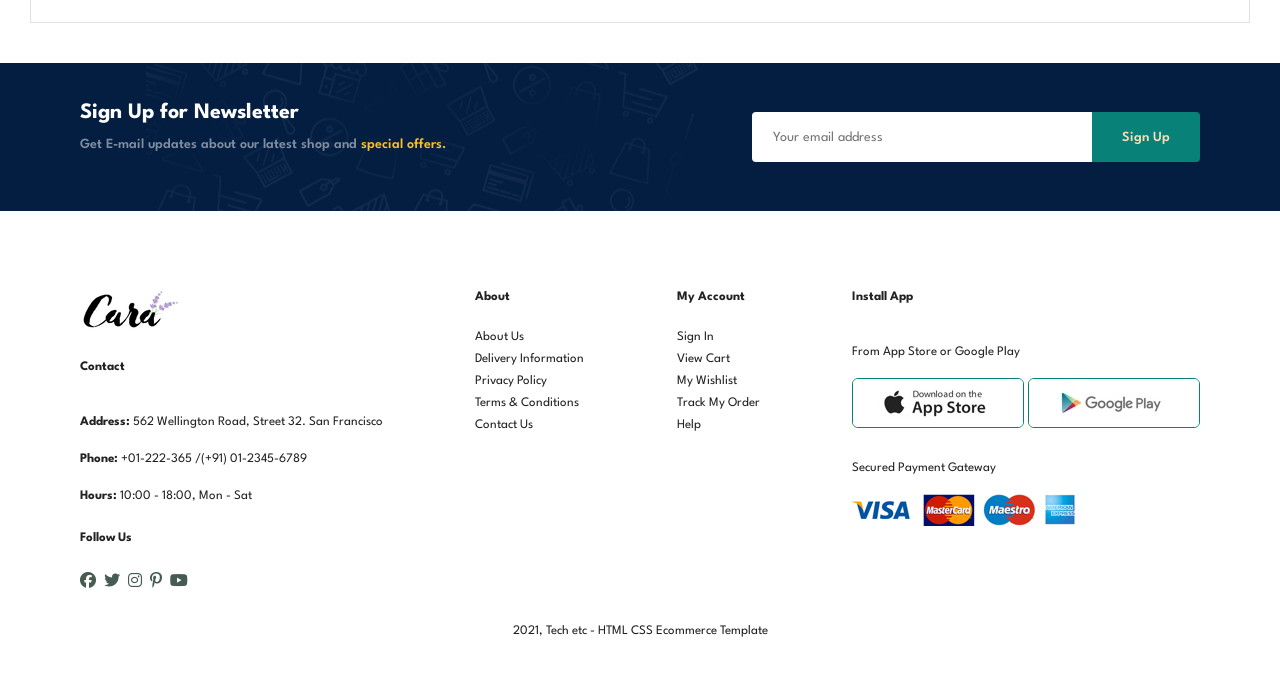
<file: contact.html>
<!DOCTYPE html>
<html lang="en">

<head>
    <meta charset="UTF-8">
    <meta name="viewport" content="width=device-width, initial-scale=1.0">
    <title>Document</title>
    <link rel="stylesheet" href="style.css">
    <link rel="stylesheet" href="https://cdnjs.cloudflare.com/ajax/libs/font-awesome/6.7.2/css/all.min.css">
</head>

<body>
    <section id="header">
        <a href="#"><img src="images/logo.png" class="logo" alt=""></a>

        <div>
            <ul id="navbar">
                <li><a href="index.html">Home</a></li>
                <li><a href="Shop.html">Shop</a></li>
                <li><a href="Blog.html">Blog</a></li>
                <li><a href="About.html">About</a></li>
                <li><a class="active" href="Contact.html">Contact</a></li>

                <li><a href="cart.html"><i class="fa-solid fa-cart-shopping"></i></a></li>
                <a href="#" id="close"><i class="fa-solid fa-xmark"></i></a>
            </ul>
        </div>
        <div id="hamburger">
            <i id="bar" class="fas fa-outdent"></i>
        </div>

    </section>

    <section id="page-header" class="about-header">

        <h2>#let's_talk</h2>

        <p>LEAVE A MESSAGE, We love to hear from you!</p>


    </section>

    <section id="contact-details" class="section-p1">
        <div class="details">
            <span>GET IN TOUCH</span>
            <h2>Visit one of our agency locations or contact us today</h2>
            <h3>Head Office</h3>
            <div>
                <li>
                    <i class="fa-solid fa-map"></i>
                    <p>56 Glassford Street Glasgow G1 1UL New York</p>
                </li>
                <li>
                    <i class="fa-solid fa-envelope"></i>
                    <p>contact@example.com</p>
                </li>
                <li>
                    <i class="fa-solid fa-phone"></i>
                    <p>contact@example.com</p>
                </li>
                <li>
                    <i class="fa-solid fa-clock"></i>
                    <p>Monday to Saturday 9:00AM to 16PM</p>
                </li>
            </div>
        </div>


        <div class="map">
            <iframe
                src="https://www.google.com/maps/embed?pb=!1m18!1m12!1m3!1d3460.8842570284855!2d78.6833421!3d29.8387625!2m3!1f0!2f0!3f0!3m2!1i1024!2i768!4f13.1!3m3!1m2!1s0x390982c174a9101b%3A0x185b8a2dfb320204!2sLansdowne!5e0!3m2!1sen!2sin!4v1789842675265!5m2!1sen!2sin"
                width="600" height="450" style="border:0;" allowfullscreen="" loading="lazy"
                referrerpolicy="strict-origin-when-cross-origin"></iframe>
        </div>
    </section>

    <section id="form-details">
        <form action="">
            <span>LEAVE A MESSAGE</span>
            <H2>We love to hear from you</H2>
            <input type="text" placeholder="Your Name">
            <input type="text" placeholder="E-Mail">
            <input type="text" placeholder="Subject">
            <textarea name="" id="" cols="30" rows="10" placeholder="Your Message"></textarea>
            <button class="normal">Submit</button>
        </form>

        <div class="people">
            <div>
                <img src="images/people/1.png" alt="">
                <p><span>John Doe</span> Senior Marketing Manager <br>Phone: +000 123 000 77 88 <br>Email:
                    contact@example.com</p>
            </div>
            <div>
                <img src="images/people/2.png" alt="">
                <p><span>William Smith</span> Senior Marketing Manager <br>Phone: +000 123 000 77 88 <br>Email:
                    contact@example.com</p>
            </div>
            <div>
                <img src="images/people/3.png" alt="">
                <p><span>Emma Stone</span> Senior Marketing Manager <br>Phone: +000 123 000 77 88 <br>Email:
                    contact@example.com</p>
            </div>
        </div>



    </section>



    <section id="newsletter" class="section-p1 section-m1">
        <div class="newstext">
            <h4>Sign Up for Newsletter</h4>
            <p>Get E-mail updates about our latest shop and <span>special offers.</span> </p>
        </div>
        <div class="newsform">
            <input type="text" placeholder="Your email address">
            <button class="normal">Sign Up</button>
        </div>
    </section>


    <footer class="section-p1">
        <div class="col">
            <img class="logo" src="images/logo.png" alt="">
            <h4>Contact</h4>
            <p><strong>Address:</strong> 562 Wellington Road, Street 32. San Francisco</p>
            <p><strong>Phone:</strong> +01-222-365 /(+91) 01-2345-6789</p>
            <p><strong>Hours:</strong> 10:00 - 18:00, Mon - Sat</p>
            <div class="follow">
                <h4>Follow Us

                </h4>
                <div class="icon">
                    <i class="fa-brands fa-facebook"></i>
                    <i class="fa-brands fa-twitter"></i>
                    <i class="fa-brands fa-instagram"></i>
                    <i class="fa-brands fa-pinterest-p"></i>
                    <i class="fa-brands fa-youtube"></i>
                </div>
            </div>


        </div>

        <div class="col">
            <h4>About</h4>
            <a href="#">About Us</a>
            <a href="#">Delivery Information</a>
            <a href="#">Privacy Policy</a>
            <a href="#">Terms & Conditions</a>
            <a href="#">Contact Us </a>

        </div>
        <div class="col">
            <h4>My Account </h4>
            <a href="#">Sign In</a>
            <a href="#">View Cart</a>
            <a href="#">My Wishlist</a>
            <a href="#">Track My Order</a>
            <a href="#">Help</a>

        </div>
        <div class="col install">
            <h4>Install App</h4>
            <p>From App Store or Google Play</p>
            <div class="row">
                <img src="images/Pay/app.jpg" alt="">
                <img src="images/Pay/play.jpg" alt="">
            </div>
            <p>Secured Payment Gateway</p>
            <img src="images/Pay/pay.png" alt="">

        </div>

        <div class="copywright">
            <p>2021, Tech etc - HTML CSS Ecommerce Template</p>
        </div>

    </footer>





    <script src="script.js"></script>

</body>

</html>
</file>
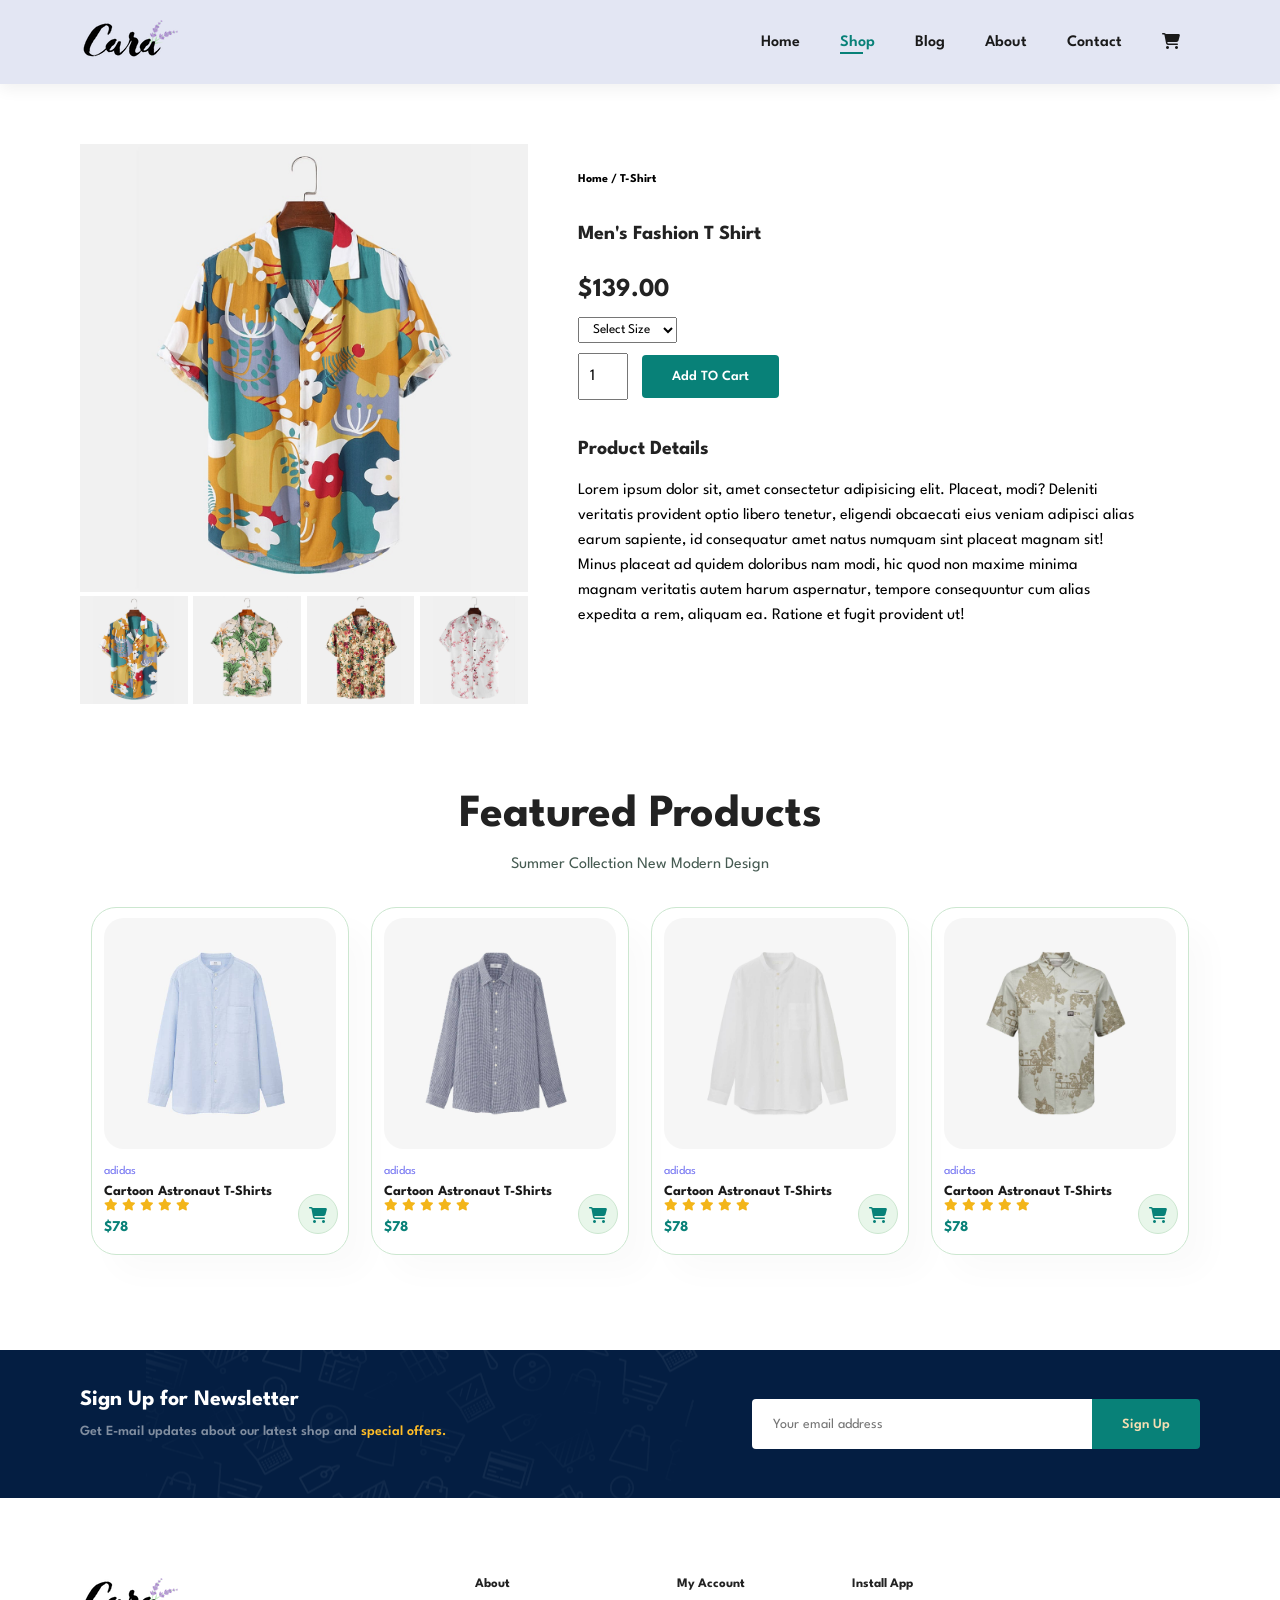
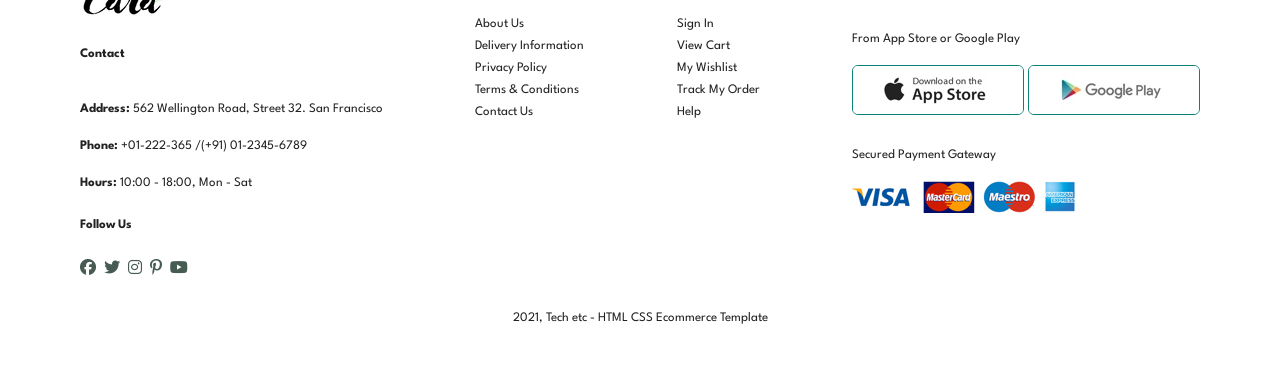
<file: product.html>
<!DOCTYPE html>
<html lang="en">

<head>
    <meta charset="UTF-8">
    <meta name="viewport" content="width=device-width, initial-scale=1.0">
    <title>Document</title>
    <link rel="stylesheet" href="style.css">
    <link rel="stylesheet" href="https://cdnjs.cloudflare.com/ajax/libs/font-awesome/6.7.2/css/all.min.css">
</head>

<body>
    <section id="header">
        <a href="#"><img src="images/logo.png" class="logo" alt=""></a>

        <div>
            <ul id="navbar">
                <li><a href="index.html">Home</a></li>
                <li><a class="active" href="Shop.html">Shop</a></li>
                <li><a href="Blog.html">Blog</a></li>
                <li><a href="About.html">About</a></li>
                <li><a href="Contact.html">Contact</a></li>

                <li><a href="cart.html"><i class="fa-solid fa-cart-shopping"></i></a></li>
                <a href="#" id="close"><i class="fa-solid fa-xmark"></i></a>
            </ul>
        </div>
        <div id="hamburger">
            <i id="bar" class="fas fa-outdent"></i>
        </div>

    </section>

    <section id="prodetails" class="section-p1">
        <div class="single-pro-image">
            <img src="images/Product/f1.jpg" width="100%" id="mainimg">

            <div class="small-img-group">
                <div class="small-img-col">
                    <img src="images/Product/f1.jpg" width="100%" class="small-img" alt="">
                </div>
                <div class="small-img-col">
                    <img src="images/Product/f2.jpg" width="100%" class="small-img" alt="">
                </div>
                <div class="small-img-col">
                    <img src="images/Product/f3.jpg" width="100%" class="small-img" alt="">
                </div>
                <div class="small-img-col">
                    <img src="images/Product/f4.jpg" width="100%" class="small-img" alt="">
                </div>

            </div>

        </div>

        <div class="single-pro-details">
            <h6>Home / T-Shirt</h6>
            <h4>Men's Fashion T Shirt</h4>
            <h2>$139.00</h2>
            <select>
                <option>Select Size</option>
                <option>XL</option>
                <option>XXL</option>
                <option>Small</option>
                <option>Large</option>

            </select>
            <input type="number" value="1">
            <button class="normal">Add TO Cart</button>
            <h4>Product Details</h4>
            <span>Lorem ipsum dolor sit, amet consectetur adipisicing elit. Placeat, modi? Deleniti veritatis provident
                optio libero tenetur, eligendi obcaecati eius veniam adipisci alias earum sapiente, id consequatur amet
                natus numquam sint placeat magnam sit! Minus placeat ad quidem doloribus nam modi, hic quod non maxime
                minima magnam veritatis autem harum aspernatur, tempore consequuntur cum alias expedita a rem, aliquam
                ea. Ratione et fugit provident ut!</span>
        </div>




    </section>

<section id="product1" class="section-p1">
        <h2>Featured Products</h2>
        <p>Summer Collection New Modern Design</span>
        <div class="pro-container">
            <div class="pro">
                <img src="images/Product/n1.jpg" alt="">
                <div class="des">
                    <span>adidas</span>
                    <h5>Cartoon Astronaut T-Shirts</h5>
                    <div class="star">
                        <i class="fas fa-star"></i>
                        <i class="fas fa-star"></i>
                        <i class="fas fa-star"></i>
                        <i class="fas fa-star"></i>
                        <i class="fas fa-star"></i>


                    </div>
                    <h4>$78</h4>

                </div>


                <a href=""><i class="fa-solid fa-cart-shopping cart"></i></a>

            </div>
            <div class="pro">
                <img src="images/Product/n2.jpg" alt="">
                <div class="des">
                    <span>adidas</span>
                    <h5>Cartoon Astronaut T-Shirts</h5>
                    <div class="star">
                        <i class="fas fa-star"></i>
                        <i class="fas fa-star"></i>
                        <i class="fas fa-star"></i>
                        <i class="fas fa-star"></i>
                        <i class="fas fa-star"></i>


                    </div>
                    <h4>$78</h4>

                </div>


                <a href=""><i class="fa-solid fa-cart-shopping cart"></i></a>

            </div>
            <div class="pro">
                <img src="images/Product/n3.jpg" alt="">
                <div class="des">
                    <span>adidas</span>
                    <h5>Cartoon Astronaut T-Shirts</h5>
                    <div class="star">
                        <i class="fas fa-star"></i>
                        <i class="fas fa-star"></i>
                        <i class="fas fa-star"></i>
                        <i class="fas fa-star"></i>
                        <i class="fas fa-star"></i>


                    </div>
                    <h4>$78</h4>

                </div>


                <a href=""><i class="fa-solid fa-cart-shopping cart"></i></a>

            </div>
            <div class="pro">
                <img src="images/Product/n4.jpg" alt="">
                <div class="des">
                    <span>adidas</span>
                    <h5>Cartoon Astronaut T-Shirts</h5>
                    <div class="star">
                        <i class="fas fa-star"></i>
                        <i class="fas fa-star"></i>
                        <i class="fas fa-star"></i>
                        <i class="fas fa-star"></i>
                        <i class="fas fa-star"></i>


                    </div>
                    <h4>$78</h4>

                </div>


                <a href=""><i class="fa-solid fa-cart-shopping cart"></i></a>

            </div>
  

        </div>

    </section>




    <section id="newsletter" class="section-p1 section-m1">
        <div class="newstext">
            <h4>Sign Up for Newsletter</h4>
            <p>Get E-mail updates about our latest shop and <span>special offers.</span> </p>
        </div>
        <div class="newsform">
            <input type="text" placeholder="Your email address">
            <button class="normal">Sign Up</button>
        </div>
    </section>


    <footer class="section-p1">
        <div class="col">
            <img class="logo" src="images/logo.png" alt="">
            <h4>Contact</h4>
            <p><strong>Address:</strong> 562 Wellington Road, Street 32. San Francisco</p>
            <p><strong>Phone:</strong> +01-222-365 /(+91) 01-2345-6789</p>
            <p><strong>Hours:</strong> 10:00 - 18:00, Mon - Sat</p>
            <div class="follow">
                <h4>Follow Us

                </h4>
                <div class="icon">
                    <i class="fa-brands fa-facebook"></i>
                    <i class="fa-brands fa-twitter"></i>
                    <i class="fa-brands fa-instagram"></i>
                    <i class="fa-brands fa-pinterest-p"></i>
                    <i class="fa-brands fa-youtube"></i>
                </div>
            </div>


        </div>

        <div class="col">
            <h4>About</h4>
            <a href="#">About Us</a>
            <a href="#">Delivery Information</a>
            <a href="#">Privacy Policy</a>
            <a href="#">Terms & Conditions</a>
            <a href="#">Contact Us </a>

        </div>
        <div class="col">
            <h4>My Account </h4>
            <a href="#">Sign In</a>
            <a href="#">View Cart</a>
            <a href="#">My Wishlist</a>
            <a href="#">Track My Order</a>
            <a href="#">Help</a>

        </div>
        <div class="col install">
            <h4>Install App</h4>
            <p>From App Store or Google Play</p>
            <div class="row">
                <img src="images/Pay/app.jpg" alt="">
                <img src="images/Pay/play.jpg" alt="">
            </div>
            <p>Secured Payment Gateway</p>
            <img src="images/Pay/pay.png" alt="">

        </div>

        <div class="copywright">
            <p>2021, Tech etc - HTML CSS Ecommerce Template</p>
        </div>

    </footer>



<script>
    const maining = document.getElementById("mainimg");
    const smallimg = document.getElementsByClassName("small-img");

    for (let i= 0; i < smallimg.length; i++) {
        smallimg[i].addEventListener("click",()=>{
            maining.src=smallimg[i].src;
        })
        
    }


    // smallimg[0].onclick =  function(){
    //     maining.src = smallimg[0].src;
    // }
    // smallimg[1].onclick =  function(){
    //     maining.src = smallimg[1].src;
    // }
    // smallimg[2].onclick =  function(){
    //     maining.src = smallimg[2].src;
    // }
    // smallimg[3].onclick =  function(){
    //     maining.src = smallimg[3].src;
    // }




</script>

    <script src="script.js"></script>

</body>

</html>
</file>
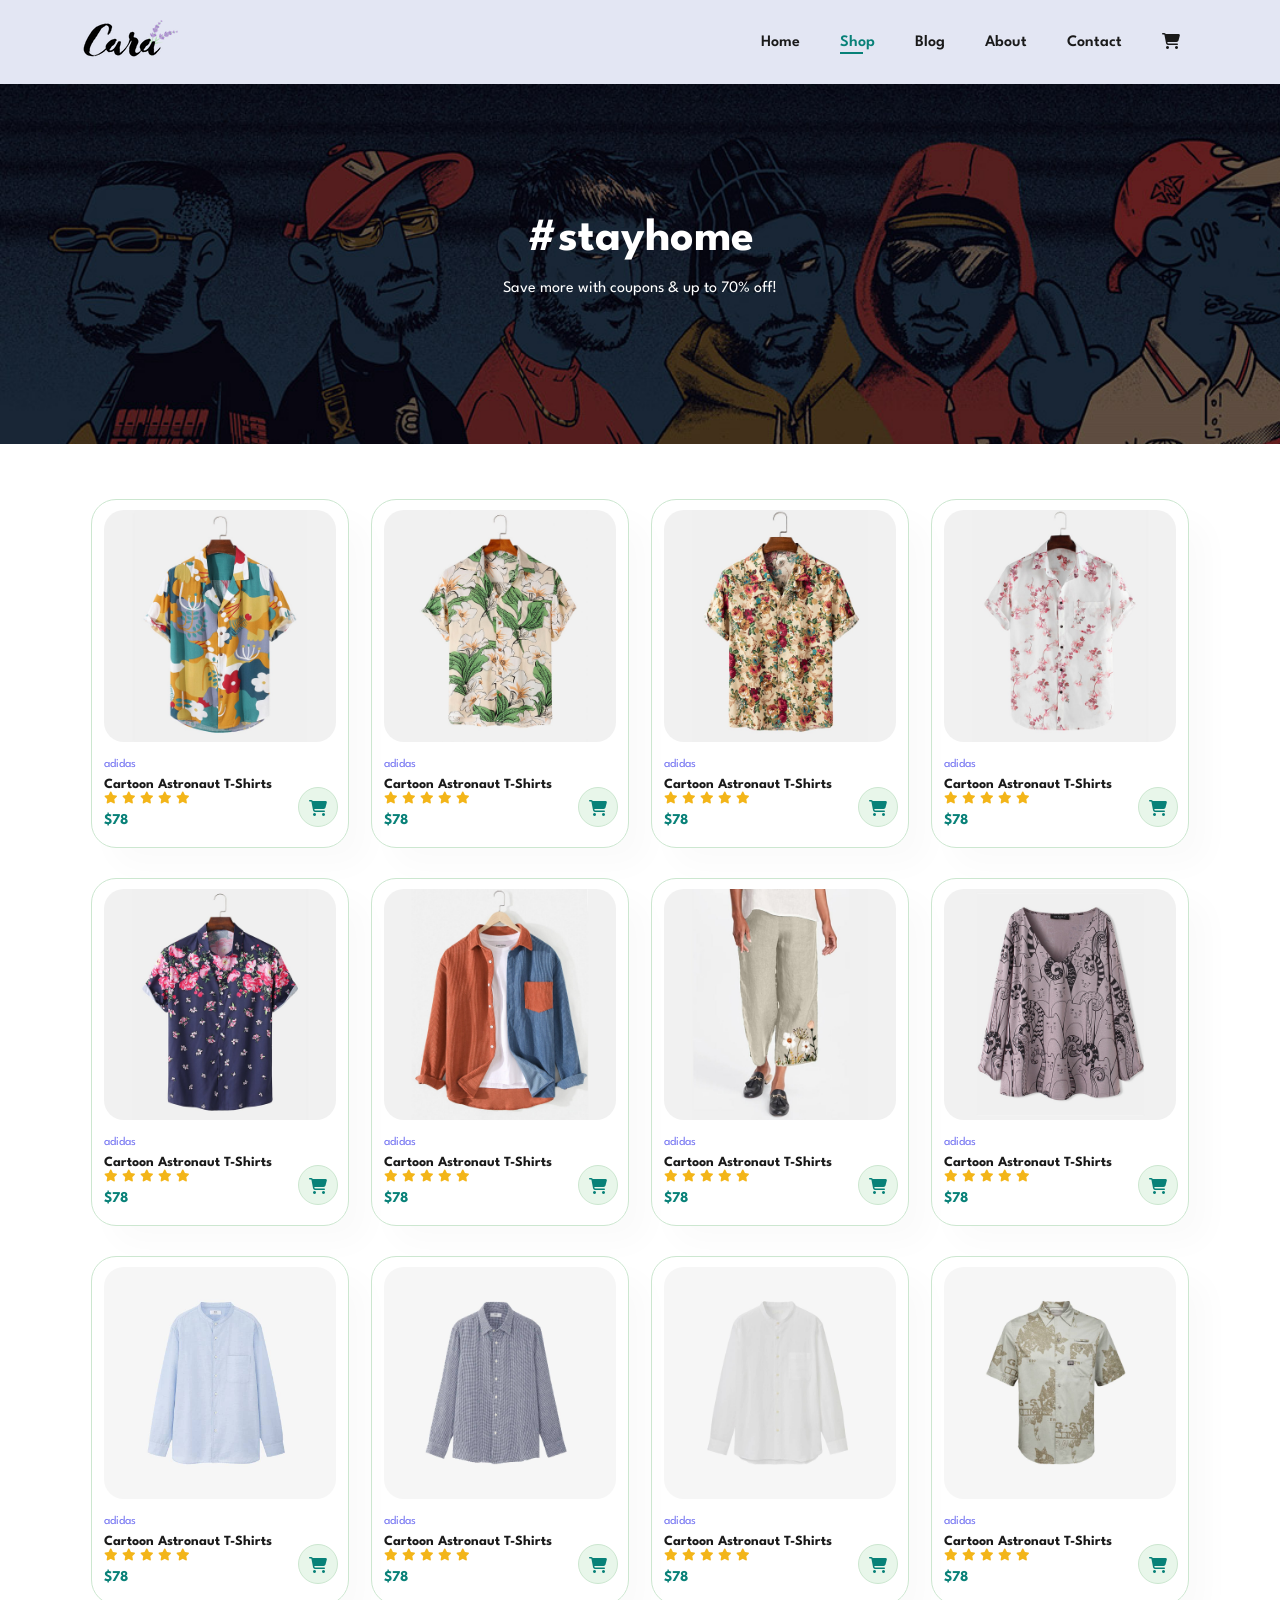
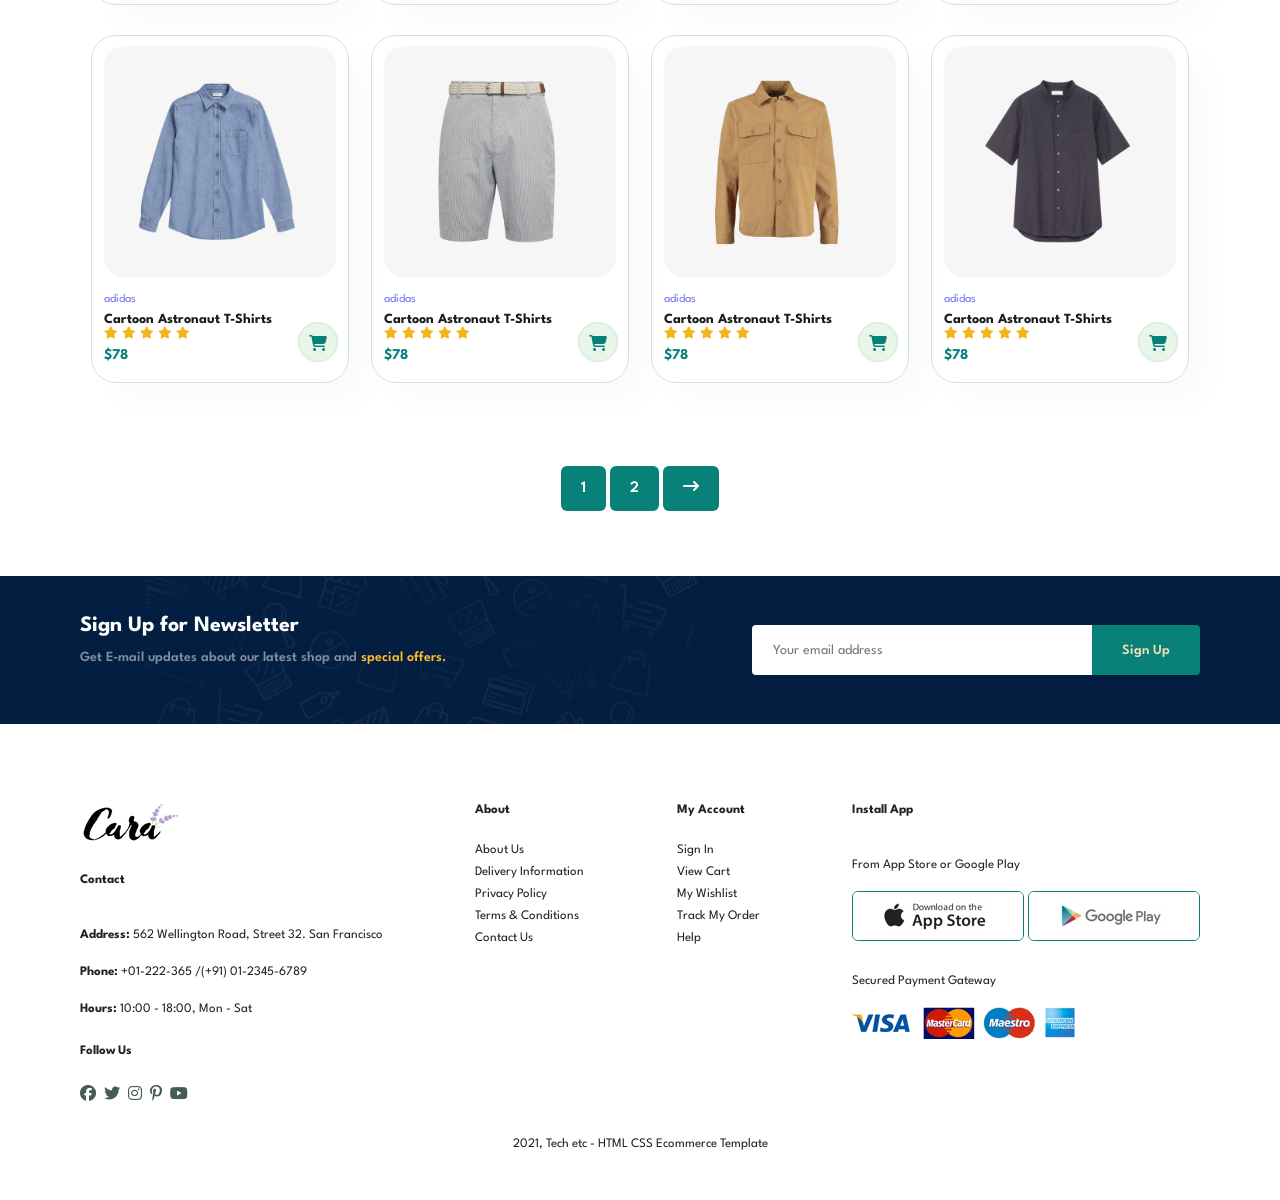
<file: shop.html>
<!DOCTYPE html>
<html lang="en">

<head>
    <meta charset="UTF-8">
    <meta name="viewport" content="width=device-width, initial-scale=1.0">
    <title>Document</title>
    <link rel="stylesheet" href="style.css">
    <link rel="stylesheet" href="https://cdnjs.cloudflare.com/ajax/libs/font-awesome/6.7.2/css/all.min.css">
</head>

<body>
    <section id="header">
        <a href="#"><img src="images/logo.png" class="logo" alt=""></a>

        <div>
            <ul id="navbar">
                <li><a href="index.html">Home</a></li>
                <li><a class="active"  href="Shop.html">Shop</a></li>
                <li><a href="Blog.html">Blog</a></li>
                <li><a href="About.html">About</a></li>
                <li><a href="Contact.html">Contact</a></li>

                <li><a href="cart.html"><i class="fa-solid fa-cart-shopping"></i></a></li>
                <a href="#" id="close"><i class="fa-solid fa-xmark"></i></a>
            </ul>
        </div>
<div id="hamburger">
    <i id="bar" class="fas fa-outdent"></i>
</div>

    </section>

    <section id="page-header">
      
        <h2>#stayhome</h2>
       
        <p>Save more with coupons & up to 70% off!</p>
       

    </section>

   

    <section id="product1" class="section-p1">
        
        <div class="pro-container">
            <div class="pro" onclick="window.location.href='product.html'">
                <img src="images/Product/f1.jpg" alt="">
                <div class="des">
                    <span>adidas</span>
                    <h5>Cartoon Astronaut T-Shirts</h5>
                    <div class="star">
                        <i class="fas fa-star"></i>
                        <i class="fas fa-star"></i>
                        <i class="fas fa-star"></i>
                        <i class="fas fa-star"></i>
                        <i class="fas fa-star"></i>


                    </div>
                    <h4>$78</h4>

                </div>


                <a href=""><i class="fa-solid fa-cart-shopping cart"></i></a>

            </div>
            <div class="pro">
                <img src="images/Product/f2.jpg" alt="">
                <div class="des">
                    <span>adidas</span>
                    <h5>Cartoon Astronaut T-Shirts</h5>
                    <div class="star">
                        <i class="fas fa-star"></i>
                        <i class="fas fa-star"></i>
                        <i class="fas fa-star"></i>
                        <i class="fas fa-star"></i>
                        <i class="fas fa-star"></i>


                    </div>
                    <h4>$78</h4>

                </div>


                <a href=""><i class="fa-solid fa-cart-shopping cart"></i></a>

            </div>
            <div class="pro">
                <img src="images/Product/f3.jpg" alt="">
                <div class="des">
                    <span>adidas</span>
                    <h5>Cartoon Astronaut T-Shirts</h5>
                    <div class="star">
                        <i class="fas fa-star"></i>
                        <i class="fas fa-star"></i>
                        <i class="fas fa-star"></i>
                        <i class="fas fa-star"></i>
                        <i class="fas fa-star"></i>


                    </div>
                    <h4>$78</h4>

                </div>


                <a href=""><i class="fa-solid fa-cart-shopping cart"></i></a>

            </div>
            <div class="pro">
                <img src="images/Product/f4.jpg" alt="">
                <div class="des">
                    <span>adidas</span>
                    <h5>Cartoon Astronaut T-Shirts</h5>
                    <div class="star">
                        <i class="fas fa-star"></i>
                        <i class="fas fa-star"></i>
                        <i class="fas fa-star"></i>
                        <i class="fas fa-star"></i>
                        <i class="fas fa-star"></i>


                    </div>
                    <h4>$78</h4>

                </div>


                <a href=""><i class="fa-solid fa-cart-shopping cart"></i></a>

            </div>
            <div class="pro">
                <img src="images/Product/f5.jpg" alt="">
                <div class="des">
                    <span>adidas</span>
                    <h5>Cartoon Astronaut T-Shirts</h5>
                    <div class="star">
                        <i class="fas fa-star"></i>
                        <i class="fas fa-star"></i>
                        <i class="fas fa-star"></i>
                        <i class="fas fa-star"></i>
                        <i class="fas fa-star"></i>


                    </div>
                    <h4>$78</h4>

                </div>


                <a href=""><i class="fa-solid fa-cart-shopping cart"></i></a>

            </div>
            <div class="pro">
                <img src="images/Product/f6.jpg" alt="">
                <div class="des">
                    <span>adidas</span>
                    <h5>Cartoon Astronaut T-Shirts</h5>
                    <div class="star">
                        <i class="fas fa-star"></i>
                        <i class="fas fa-star"></i>
                        <i class="fas fa-star"></i>
                        <i class="fas fa-star"></i>
                        <i class="fas fa-star"></i>


                    </div>
                    <h4>$78</h4>

                </div>


                <a href=""><i class="fa-solid fa-cart-shopping cart"></i></a>

            </div>
            <div class="pro">
                <img src="images/Product/f7.jpg" alt="">
                <div class="des">
                    <span>adidas</span>
                    <h5>Cartoon Astronaut T-Shirts</h5>
                    <div class="star">
                        <i class="fas fa-star"></i>
                        <i class="fas fa-star"></i>
                        <i class="fas fa-star"></i>
                        <i class="fas fa-star"></i>
                        <i class="fas fa-star"></i>


                    </div>
                    <h4>$78</h4>

                </div>


                <a href=""><i class="fa-solid fa-cart-shopping cart"></i></a>

            </div>
            <div class="pro">
                <img src="images/Product/f8.jpg" alt="">
                <div class="des">
                    <span>adidas</span>
                    <h5>Cartoon Astronaut T-Shirts</h5>
                    <div class="star">
                        <i class="fas fa-star"></i>
                        <i class="fas fa-star"></i>
                        <i class="fas fa-star"></i>
                        <i class="fas fa-star"></i>
                        <i class="fas fa-star"></i>


                    </div>
                    <h4>$78</h4>

                </div>


                <a href=""><i class="fa-solid fa-cart-shopping cart"></i></a>

            </div>


        
            <div class="pro">
                <img src="images/Product/n1.jpg" alt="">
                <div class="des">
                    <span>adidas</span>
                    <h5>Cartoon Astronaut T-Shirts</h5>
                    <div class="star">
                        <i class="fas fa-star"></i>
                        <i class="fas fa-star"></i>
                        <i class="fas fa-star"></i>
                        <i class="fas fa-star"></i>
                        <i class="fas fa-star"></i>


                    </div>
                    <h4>$78</h4>

                </div>


                <a href=""><i class="fa-solid fa-cart-shopping cart"></i></a>

            </div>
            <div class="pro">
                <img src="images/Product/n2.jpg" alt="">
                <div class="des">
                    <span>adidas</span>
                    <h5>Cartoon Astronaut T-Shirts</h5>
                    <div class="star">
                        <i class="fas fa-star"></i>
                        <i class="fas fa-star"></i>
                        <i class="fas fa-star"></i>
                        <i class="fas fa-star"></i>
                        <i class="fas fa-star"></i>


                    </div>
                    <h4>$78</h4>

                </div>


                <a href=""><i class="fa-solid fa-cart-shopping cart"></i></a>

            </div>
            <div class="pro">
                <img src="images/Product/n3.jpg" alt="">
                <div class="des">
                    <span>adidas</span>
                    <h5>Cartoon Astronaut T-Shirts</h5>
                    <div class="star">
                        <i class="fas fa-star"></i>
                        <i class="fas fa-star"></i>
                        <i class="fas fa-star"></i>
                        <i class="fas fa-star"></i>
                        <i class="fas fa-star"></i>


                    </div>
                    <h4>$78</h4>

                </div>


                <a href=""><i class="fa-solid fa-cart-shopping cart"></i></a>

            </div>
            <div class="pro">
                <img src="images/Product/n4.jpg" alt="">
                <div class="des">
                    <span>adidas</span>
                    <h5>Cartoon Astronaut T-Shirts</h5>
                    <div class="star">
                        <i class="fas fa-star"></i>
                        <i class="fas fa-star"></i>
                        <i class="fas fa-star"></i>
                        <i class="fas fa-star"></i>
                        <i class="fas fa-star"></i>


                    </div>
                    <h4>$78</h4>

                </div>


                <a href=""><i class="fa-solid fa-cart-shopping cart"></i></a>

            </div>
            <div class="pro">
                <img src="images/Product/n5.jpg" alt="">
                <div class="des">
                    <span>adidas</span>
                    <h5>Cartoon Astronaut T-Shirts</h5>
                    <div class="star">
                        <i class="fas fa-star"></i>
                        <i class="fas fa-star"></i>
                        <i class="fas fa-star"></i>
                        <i class="fas fa-star"></i>
                        <i class="fas fa-star"></i>


                    </div>
                    <h4>$78</h4>

                </div>


                <a href=""><i class="fa-solid fa-cart-shopping cart"></i></a>

            </div>
            <div class="pro">
                <img src="images/Product/n6.jpg" alt="">
                <div class="des">
                    <span>adidas</span>
                    <h5>Cartoon Astronaut T-Shirts</h5>
                    <div class="star">
                        <i class="fas fa-star"></i>
                        <i class="fas fa-star"></i>
                        <i class="fas fa-star"></i>
                        <i class="fas fa-star"></i>
                        <i class="fas fa-star"></i>


                    </div>
                    <h4>$78</h4>

                </div>


                <a href=""><i class="fa-solid fa-cart-shopping cart"></i></a>

            </div>
            <div class="pro">
                <img src="images/Product/n7.jpg" alt="">
                <div class="des">
                    <span>adidas</span>
                    <h5>Cartoon Astronaut T-Shirts</h5>
                    <div class="star">
                        <i class="fas fa-star"></i>
                        <i class="fas fa-star"></i>
                        <i class="fas fa-star"></i>
                        <i class="fas fa-star"></i>
                        <i class="fas fa-star"></i>


                    </div>
                    <h4>$78</h4>

                </div>


                <a href=""><i class="fa-solid fa-cart-shopping cart"></i></a>

            </div>
            <div class="pro">
                <img src="images/Product/n8.jpg" alt="">
                <div class="des">
                    <span>adidas</span>
                    <h5>Cartoon Astronaut T-Shirts</h5>
                    <div class="star">
                        <i class="fas fa-star"></i>
                        <i class="fas fa-star"></i>
                        <i class="fas fa-star"></i>
                        <i class="fas fa-star"></i>
                        <i class="fas fa-star"></i>


                    </div>
                    <h4>$78</h4>

                </div>


                <a href=""><i class="fa-solid fa-cart-shopping cart"></i></a>

            </div>


        </div>

    </section>

    <section id="pagination" class="section-p1">
        <a href="#">1</a>
        <a href="#">2</a>
        <a href="#"><i class="fa-solid fa-arrow-right-long"></i></a>
    </section>
    



    <section id="newsletter" class="section-p1 section-m1">
        <div class="newstext">
            <h4>Sign Up for Newsletter</h4>
            <p>Get E-mail updates about our latest shop and <span>special offers.</span> </p>
        </div>
        <div class="newsform">
            <input type="text" placeholder="Your email address">
            <button class="normal">Sign Up</button>
        </div>
    </section>


    <footer class="section-p1">
        <div class="col">
            <img class="logo" src="images/logo.png" alt="">
            <h4>Contact</h4>
            <p><strong>Address:</strong> 562 Wellington Road, Street 32. San Francisco</p>
            <p><strong>Phone:</strong> +01-222-365 /(+91) 01-2345-6789</p>
            <p><strong>Hours:</strong> 10:00 - 18:00, Mon - Sat</p>
            <div class="follow">
                <h4>Follow Us

                </h4>
                <div class="icon">
                    <i class="fa-brands fa-facebook"></i>
                    <i class="fa-brands fa-twitter"></i>
                    <i class="fa-brands fa-instagram"></i>
                    <i class="fa-brands fa-pinterest-p"></i>
                    <i class="fa-brands fa-youtube"></i>
                </div>
            </div>


        </div>

        <div class="col">
            <h4>About</h4>
            <a href="#">About Us</a>
            <a href="#">Delivery Information</a>
            <a href="#">Privacy Policy</a>
            <a href="#">Terms & Conditions</a>
            <a href="#">Contact Us </a>

        </div>
        <div class="col">
            <h4>My Account </h4>
            <a href="#">Sign In</a>
            <a href="#">View Cart</a>
            <a href="#">My Wishlist</a>
            <a href="#">Track My Order</a>
            <a href="#">Help</a>

        </div>
        <div class="col install" >
            <h4>Install App</h4>
            <p>From App Store or Google Play</p>
            <div class="row">
                <img src="images/Pay/app.jpg" alt="">
                <img src="images/Pay/play.jpg" alt="">
            </div>
            <p>Secured Payment Gateway</p>
            <img src="images/Pay/pay.png" alt="">

        </div>

        <div class="copywright">
            <p>2021, Tech etc - HTML CSS Ecommerce Template</p>
        </div>

    </footer>





    <script src="script.js"></script>

</body>

</html>
</file>
<file: style.css>
@import url("https://fonts.googleapis.com/css2?family=Spartan:wght@100;200;300;400;500;600;700;800;900&display=swap");
* {
  margin: 0;
  padding: 0;
  box-sizing: border-box;
  font-family: "Spartan", sans-serif;
}

html {
  scroll-behavior: smooth;
}

/* Global Styles */

h1 {
  font-size: 50px;
  line-height: 64px;
  color: #222;
}

h2 {
  font-size: 46px;
  line-height: 54px;
  color: #222;
}

h4 {
  font-size: 20px;
  color: #222;
}

h6 {
  font-weight: 700;
  font-size: 12px;
}

p {
  font-size: 16px;
  color: #465b52;
  margin: 15px 0 20px 0;
}


button.normal{
  font-size: 14px;
  font-weight: 600;
  padding: 15px   30px;
  color: #000;
  background-color: #fff;
  border-radius: 4px;
  cursor: pointer;
  border: none;
  outline: none;
  transition: 0.2s;

}
button.white{
  font-size: 13px;
  font-weight: 600;
  padding: 15px   30px;
  color: #fff;
  background-color: transparent;
  
  cursor: pointer;
  border: 1px solid white;
  outline: none;
  transition: 0.2s;

}

.section-p1 {
  padding: 40px 80px;
}

.section-m1 {
  margin: 40px 0;
}

body {
  width: 100%;
}

#header{
  display: flex;
  align-items: center;
  justify-content: space-between;
  padding: 20px 80px;
  background: #e3e6f3;
  box-shadow: 0 5px 15px rgba(0,0,0,0.06);
  z-index: 999;
  position: sticky;
  top: 0;
  left: 0;
}

#navbar{
  display: flex;
  align-items: center;
  justify-content: center;
}

#navbar li{
  list-style: none;
  padding: 0px 20px;
  position: relative;
  
}

#navbar li a {
  text-decoration: none;
  font-size: 16px;
  font-weight: 600;
  color: #1a1a1a;
  transition: 0.3s ease;

}

#navbar li a:hover, #navbar li a.active{
  color: #088178;
}

#navbar li a.active::after,#navbar li a:hover::after
{
  content: "";
  width: 30%;
  height: 2px;
  background-color: #088178;
  position: absolute;
  bottom: -4px;
  left: 20px;

  
}

#hero{
  background-image: url("images/hero4.png");
  height: 90vh;
  background-size: cover;
  background-repeat: no-repeat;
  background-position: top 25% right 0;
  width: 100%;
    /* height: 100vh;
  background-size: cover;
  background-repeat: no-repeat;
  background-position: center; */

  padding: 0 80px;
  display: flex;
  flex-direction: column;
  align-items: flex-start;
  justify-content: center;
  
  

}

#hero h4{
  padding-bottom: 15px;
}
#hero h1{
  color: #088178;
}

#hero button{
  background-image: url("images/button.png");
  background-color: transparent;
  color: #088178;
  border: 0;
  padding: 14px 80px 14px 80px ;
  background-repeat: no-repeat;
  cursor: pointer;
  font-size: 15px;
  font-weight: 700;
}

#feature .fe-box{
  width: 180px;
  text-align: center;
  padding: 25px 15px;
  box-shadow: 20px 20px 34px rgba(0,0,0,0.03);
  border: 1px solid #cce7d0;
  border-radius: 4px;
  margin: 15px 0px;
 

}

#feature .fe-box:hover{
  box-shadow: 10px 10px 54px rgba(70,62,221,0.1);
}

#feature .fe-box h6{
  padding: 12px 8px 10px 8px;
  line-height: 1px;
  border-radius: 4px;
  color: #088178;

  background-color:#fddde4;
  display: inline-block;
}
#feature .fe-box img{
  margin-bottom:10px ;
  width: 100%;
}
#feature{
   display: flex;
   justify-content: space-between;
   align-items: center;
   flex-wrap: wrap;
}

#feature .fe-box:nth-child(2) h6{
background-color: #cdebbc;
}
#feature .fe-box:nth-child(3) h6{
background-color: #d1e8f2;
}
#feature .fe-box:nth-child(4) h6{
background-color: #cdd4f8;
}
#feature .fe-box:nth-child(5) h6{
background-color: #f6dbf6;
}
#feature .fe-box:nth-child(6) h6{
background-color: #fff2e5;
}

#product1{
  text-align: center;
}

#product1 .pro{
  
  
width: 23%;
min-width: 250px;
padding: 10px 12px;
border: 1px solid #cce7d0;
border-radius: 25px;
cursor: pointer;
box-shadow: 20px 20px 30px rgba(0,0,0,0.02);
margin: 15px 0px;
transition: 0.2s ease;
 position: relative;
}
#product1 .pro:hover{
  box-shadow: 20px 20px 30px rgba(0,0,0,0.06);
}

#product1 .pro img{
  width: 100%;
  border-radius: 20px;
}

#product1 .pro .des{
  text-align:start;
  padding: 10px 0px;
  


}
#product1 .pro .des span{
  color: #7575f2;
  font-size: 12px;


}
#product1 .pro .des h5{
  padding-top: 7px;
  color: #1a1a1a;
  font-size: 14px;
}
#product1 .pro .des i{
  font-size: 12px;
  color: rgb(243,181,25);

}
#product1 .pro .des h4{
  padding-top: 7px;
  font-size: 15px;
  font-weight: 700;
  color: #088178;
}

#product1 .pro .cart{
  width: 40px;
  height: 40px;
  line-height: 40px;
  font-weight: 800;
  color: #088178;
  border-radius: 50px;
  background-color: #e8f6ea;
  border:1px solid #cce7d0;
  position: absolute;
  bottom: 20px;
right: 10px;

}
.pro-container{
  display: flex;
  flex-wrap: wrap;
  align-items: center;
  justify-content: space-around;
}

#services{
  text-align: center;
  margin: 50px 0px;
  padding: 20px;
  background-image: url(images/Services.jpg);
  height: 43vh;
  width: 100%;
  background-size: cover;
  background-repeat: no-repeat;
  background-position: center;
  display: flex;
  align-items: center;
  flex-direction: column;
  justify-content: center;
 
}

#services h4{
  font-size: 16px;
  color: #fff;
}
#services h1{
  color: #fff;
  font-size: 30px;
  padding: 10px 0px;
}
#services h1 span{
  color: #ef3638;
}

#services button:hover{
  background-color: #088178;
  color: #fff;
}

#sm-banner .banner-box{
  
  
  
  background-image: url(images/banner/banner1.jpg);
  height: 50vh;
  min-width: 660px;
  background-size: cover;
padding: 30px;
  background-position: center;
  display: flex;
  align-items: flex-start;
  flex-direction: column;
  justify-content: center;
  

}

#sm-banner {
  display: flex;
  justify-content: space-between;
  flex-wrap: wrap;
}
#sm-banner .banner-box h4{
  color: #fff;
  font-size: 20px;
  font-weight: 300;
}

#sm-banner .banner-box h2{
  color: #fff;
  font-size: 28px;
  font-weight: 800;
}
#sm-banner .banner-box span{
  color: #fff;
  font-size: 14px;
  font-weight: 500;
  padding-bottom: 15px;
}

#sm-banner .banner-box:hover button{
   background-color: #088178;
  color: white;
  border: 1px solid #088178;
}

#sm-banner .banner-box2{
  background-image: url(images/banner/banner2.jpg);
}

#banner3 .banner-box{
  background-image: url(images/banner/banner3.jpg);
  height: 30vh;
  min-width: 30%;
  background-size: cover;
padding: 20px;
  background-position: center;
  display: flex;
  align-items: flex-start;
  flex-direction: column;
  justify-content: center;
  margin-bottom: 20px;

}

#banner3 h2{
  color: #fff;
  font-size: 22px;
  font-weight: 900;
}
#banner3 h3{
  font-weight: 800;
  font-size: 15px;
  color:#ec544e ;
}

#banner3{
  display: flex;
  justify-content: space-between;
  flex-wrap: wrap;
  padding: 0 80px;
}

#banner3 .banner-box2{
  background-image: url(images/banner/banner4.jpg);
}

#banner3 .banner-box3{
  background-image: url(images/banner/banner5.jpg);
}

#newsletter{
  display: flex;
  justify-content: space-between;
  align-items: center;
  flex-wrap: wrap;
  background-image: url(images/banner/banner6.png);
  background-repeat: no-repeat;
  background-position: 20% 30%;
  background-color: #041e42;


}

#newsletter h4{
  font-weight: 700;
  font-size: 22px;
  color: white;
}

#newsletter p{
  font-size: 14px;
  font-weight: 600;
  color: #818ea0;
}
#newsletter p span{
color:#ffbd27 ;
}

#newsletter input{
  height: 3.125rem;
  padding: 0 1.25rem;
  width: 100%;
  border:1px solid transparent;
  font-size: 14px;
  outline: none;
  border-radius: 4px;
  border-top-right-radius: 0%;
  border-bottom-right-radius: 0;

}
#newsletter button{
  background-color: #088178;
  color: wheat;
  white-space: nowrap;
   border-top-left-radius: 0%;
  border-bottom-left-radius: 0;
}
#newsletter .newsform{
display: flex;
width: 40%;
}

footer{
  display: flex;
  flex-wrap: wrap;
  justify-content: space-between;
}
footer .col{
  display: flex;
  flex-direction: column;
  align-items: flex-start;
  margin-bottom: 20px;

}
footer .logo{
  margin-bottom: 30px;
}

footer h4{
  font-size: 14px;
  padding-bottom: 20px;
  
}
footer h4{
  font-size: 13px;
  margin: 0 0 8px 0;
  

}
footer a{
  font-size: 13px;
  text-decoration: none;
  color: #222;
  margin-bottom: 10px;
}
footer p{
  font-size: 13px;
  text-decoration: none;
  color: #222;
  margin-bottom: 10px;
}
footer .follow{
  margin-top: 20px;
  
}
footer .follow i{
  color: #465b52;
  padding-right: 4px;
  cursor: pointer;

}
footer .install .row img{
  border: 1px solid #088178;
  border-radius: 6px;

}
footer .install img{
  margin: 10px 0 15px 0 ;
}
footer .follow i:hover,
footer a:hover{
  color: #088178;
}

footer .copywright{
  width: 100%;
  text-align: center;
}


#hamburger{
  display: none;
  align-items: center;
}
#close{
  display: none;
}

/* *****************BLOG************* */

#page-header.blog-header{
  background-image: url(images/Blog/blog-banner.jpg);
}

#blog {
  padding: 150px 150px 0 150px;
}

#blog .blog-box{
  display: flex;
  align-items: center;
  width: 100%;
  position: relative;
  padding-bottom: 90px;
}

#blog .blog-img{
  width: 50%;
  margin-right: 40px;
}

#blog img{
  width: 100%;
  object-fit: cover;
height: 340px;

}

#blog .blog-details{
  width: 50%;
  
}

#blog .blog-details a{
  text-decoration: none;
  font-size: 11px;
  color: #000;
  font-weight: 700;
  position: relative;
  transition: 0.3s;
}
#blog .blog-details a::after{
  content: "";
  width: 50%;
  height: 1px;
  background-color: #000;
  position: absolute;
  top: 5px;
  right: -75px;
}
#blog .blog-details a:hover{
  color: #088178;
}
#blog .blog-details a:hover::after{
  background-color: #088178;
}

#blog .blog-box h1{
  position:absolute;
  top: -40px;
  left: 0;
  font-size: 70px;
  color:#c9c9ce ;
  font-weight: 700;
  z-index: -9;
}


/******************ABOUT******************/

#page-header.about-header{
  background-image: url(images/About/banner.png);
}

#about-head{
  display: flex;
  align-items: center;
}

#about-head img{
  width: 50%;
  height: auto;
}

#about-head div{
  padding-left: 40px;

}

#about-app{
  text-align: center;
}
#about-app .video{
  width: 70%;
  height: 100%;
  margin: 30px auto 0 auto;
}
#about-app .video video{
  width: 100%;
  height: 100%;
  border-radius: 20px;
}



/*******************Contact****************/

#contact-details{
  display: flex;
  align-items: center;
  justify-content: space-between;
}

#contact-details .details{
  width: 40%;
}

#contact-details .details span{
  font-size: 12px;
}
#contact-details .details h2{
  font-size: 26px;
  line-height: 35px;
  padding: 20px 0;
}


#contact-details .details h3{
  font-size: 16px;
  padding-bottom: 15px;
}

#contact-details .details li{
  list-style: none;
  display: flex;
  padding: 10px 0;

}

#contact-details .details li i{
  font-size: 14px;
  padding-right: 22px;

}

#contact-details .details li p {
  margin: 0;
  font-size: 14px;

}

#contact-details .map{
  width: 55%;
  height: 400px;
}

#contact-details .map iframe{
  width: 100%;
  height: 100%;

}
#form-details{
  display: flex;
  justify-content: space-between;
  margin: 30px;
padding: 80px;
border: 1px solid #e1e1e1;
}


#form-details form{
  width: 65%;
  display: flex;
  flex-direction: column;
  align-items: flex-start;

}
#form-details form span{
  font-size: 12px;
}

#form-details form h2{
  font-size: 26px;
  line-height: 35px;
  padding: 20px 0;
}

#form-details form input,
#form-details form textarea{
  width: 100%;
  padding: 12px 15px;
  outline: none;
  margin-bottom: 20px;
  border: 1px solid #e1e1e1;
}

#form-details form button{
  background-color: #088178;
  color: white;
}

#form-fetails .people div {
  padding-bottom: 25px;
  display: flex;
  align-items: flex-start;
}

#form-details .people div img{
  width: 65px;
  height: 65px;
  object-fit: cover;
  margin-right: 15px;
}
#form-details .people div p{
  margin: 0;
  font-size: 13px;
  line-height: 25px;

}

#form-details .people div p span{
  display: block;
  font-size: 16;
  font-weight: 600;
  color: #000;
}

/************CART **************/

#cart{
  overflow-x: auto;
}

#cart table{
  width: 100%;
  border-collapse: collapse;
  table-layout: fixed;
  white-space: nowrap;
}

#cart table img{
  width: 70px;
}

#cart table td:nth-child(1){
  width: 100px;
  text-align: center;

}
#cart table td:nth-child(2){
  width: 150px;
  text-align: center;

}
#cart table td:nth-child(3){
  width: 250px;
  text-align: center;

}
#cart table td:nth-child(4),
#cart table td:nth-child(5),
#cart table td:nth-child(6){
  width: 150px;
  text-align: center;

}


#cart table td:nth-child(5) input{
  width: 70px;
  padding: 10px 5px 10px 15px;
}


#cart table thead{
  border: 1px solid #e2e9e1;
  border-left: none;
  border-right: none;

}
#cart table thead td{
  font-weight: 700;
  text-transform: uppercase;
  font-size: 13px;
  padding: 18px 0;
}
#cart table tbody tr td{
  padding-top: 15px;

}
#cart table tbody td{
  font-size: 13px;
}


#cart-add{
  display: flex;
  flex-wrap: wrap;
  justify-content: space-between;
}
 #coupon{
  width: 50%;
  margin-bottom: 30px;
 }

 #coupon h3{
  padding-bottom: 15px;

 }

 #coupon input{
  padding: 10px 20px;
  outline: none;
  width: 60%;
  margin-right: 10px;
  border: 1px solid #e2e9e1;
 }

#coupon button{
  background-color: #088178;
  color: white;
  padding: 12px 20px;
}


#subtotal {
  width: 50%;
  margin-bottom: 30px;
  border: 1px solid #e2e9e1;
   padding: 30px;
}

#subtotal table{
  border-collapse: collapse;
  width: 100%;
  margin-bottom: 20px;
}

#subtotal table td{
  width: 50%;
  border: 1px solid #e2e9e1;
  padding: 10px ;
  font-size: 13px;
}

#subtotal table h3{
  padding-bottom: 15px;
}

#subtotal button{
  background-color: #088178;
  color: white;
  padding: 12px 20px;
}



















@media (max-width:799px) {
  .section-p1{
    padding: 40px;
  }
  #navbar{
    display: flex;
    flex-direction: column;
    align-items: flex-start;
    justify-content: flex-start;
    position: fixed;
    top: 0;
    right: -300px;
    height: 100vh;
    width: 300px;
    background-color:#e3e6f3;
    box-shadow: 0 40px 60px rgba(0,0,0,0.1);
    padding: 80px 0 0 10px;
    transition: 0.3s;
  }
  #navbar.active{
    right: 0px;
  }
  #navbar li{
    margin-bottom: 25px;
  }
  #hamburger{
    display: flex;
    align-items:center ;
  }
  #hamburger i{
    columns: #1a1a1a;
    font-size: 20px;
  }
  #close{
    display: flex;
    text-decoration: none;
    position: absolute;
    top: 30px;
    left: 30px;
    font-size: 22px;
    color: #222;
  }

  #hero{
    height: 70vh;
    padding: 0 80px;
    background-position:top 30% right 30%;
  }
  #feature{
    justify-content: center;
  }

  #feature .fe-box{
    margin: 15px;
  }

  #product1 .pro-container{
    justify-content: center;
  }
  #product1 .pro-container .pro{
    margin: 15px;
  }
  #sm-banner .banner-box{
    min-width: 100%;
    height: 30vh;
  }

  #banner3{
    padding: 0 40px;
  }
  #banner3 .banner-box{
    width: 28%;
  }

#newsletter .newsform{
  width: 70%;
}
/*Contact Page*/

#form-details{
  padding: 40px;

}

#form-details form{
  width: 50%;
}




}

@media (max-width:477px) {
  .section-p1{
    padding: 20px;
  }
  #header{
    padding: 10px 30px;

  }
  #hero {
    padding: 0 20px;
    background-position:55%;}
    h2{
      font-size: 32px;
    }
    h1{
      font-size: 38px;
    }
    #feature{
      justify-content: space-between;
    }
    #feature .fe-box{
      width: 155px;
      margin: 0 0 15px 0;

    }
    #product1 .pro{
      width: 100%;
    }
    
    #banner{
      height: 40vh;
    }
     #sm-banner .banner-box{
height: 40vh;
    }
     #sm-banner .banner-box2{
      margin-top: 20px;
     }

     #banner3{
      padding: 0 20px;
     }
     #banner3 .banner-box{
      width: 100%;
     }
     #newsletter .newsform{
      width: 100%;
     }
     #newsletter{
      padding: 40px 20px;
     }
     
/* Single Product */

#prodetails{
  display: flex;
  flex-direction: column;

}

#prodetails .single-pro-image{
  width: 100%;
  margin-right: 0;
}
#prodetails .single-pro-details{
  width: 100%;
  margin-right: 0;
}

/* Blog Page */
#blog {
  padding: 100px 20px 0 20px;
}
#blog .blog-box{
  display: flex;
  flex-direction: column;
  align-items: flex-start;
}

#blog .blog-img{
  width: 100%;
  margin-right: 0;
  margin-bottom: 30px;
}
#blog .blog-details{
  width: 100%;
}
#about-head{
  flex-direction: column;
}

#about-head img{
  width: 100%;
  margin-bottom: 20px;
}

#about-head div{
 padding-left: 0;
}
#about-app .video{
  width: 100%;
}

/*contact page*/

#contact-details{
  flex-direction: column;
}

#contact-details .details{
  width: 100%;
  margin-bottom: 30px;
}
  
#contact-details .map{
  width: 100%;
}

#form-details {
  margin: 10px;
  padding: 30px 10px;
  flex-wrap: wrap;
}
#form-details form{
  width: 100%;
  margin-bottom: 30px;
}

/*Cart*/

#cart-add{
  
  flex-direction: column;
}

#coupon{
  width: 100%;
}

#subtotal{
  width: 100%;
  padding: 20px;
}



}



/*  **************Shop************** */


#page-header{
  background-image: url(images/banner/b1.jpg);
  height: 40vh;
  width: 100%;
  background-size: cover;
  display: flex;
  justify-content: center;
  text-align: center;
  flex-direction: column;
  padding: 14px;

}
#page-header h2,#page-header p{
  color: #fff;
}


#pagination{
  text-align: center;
}
#pagination a{
  text-decoration: none;
  background-color: #088178;
  padding: 15px 20px;
  color: white;
  border-radius: 6px;
  font-weight: 600;
}

#pagination a i{
  font-size: 16px;
  font-weight: 800;
}


/*  **************Product************** */
#prodetails .single-pro-image{
  width: 40%;
  margin-right: 50px;
}

.small-img-group{
  display: flex;
  justify-content: space-between;

}
.small-img-col{
  flex-basis: 24%;
}


#prodetails{
  display: flex;
  margin-top: 20px;
}


#prodetails .single-pro-details{
  width: 50%;
  padding-top: 30px;
}
#prodetails .single-pro-details h4{
  padding: 40px 0 20px 0;
}
#prodetails .single-pro-details h2{
  font-size: 26px;
}

#prodetails .single-pro-details select{
  display: block;
  padding: 5px 10px;
  margin-bottom: 10px;


}
#prodetails .single-pro-details input{
  width: 50px;
  height: 47px;
  padding-left: 10px;
  margin-right: 10px;
  font-size: 16px;
}
#prodetails .single-pro-details button{
  background: #088178;
  color: white;
}

#prodetails .single-pro-details input:focus{
  outline: none;
}

#prodetails .single-pro-details span{
  line-height: 25px;
}
</file>
